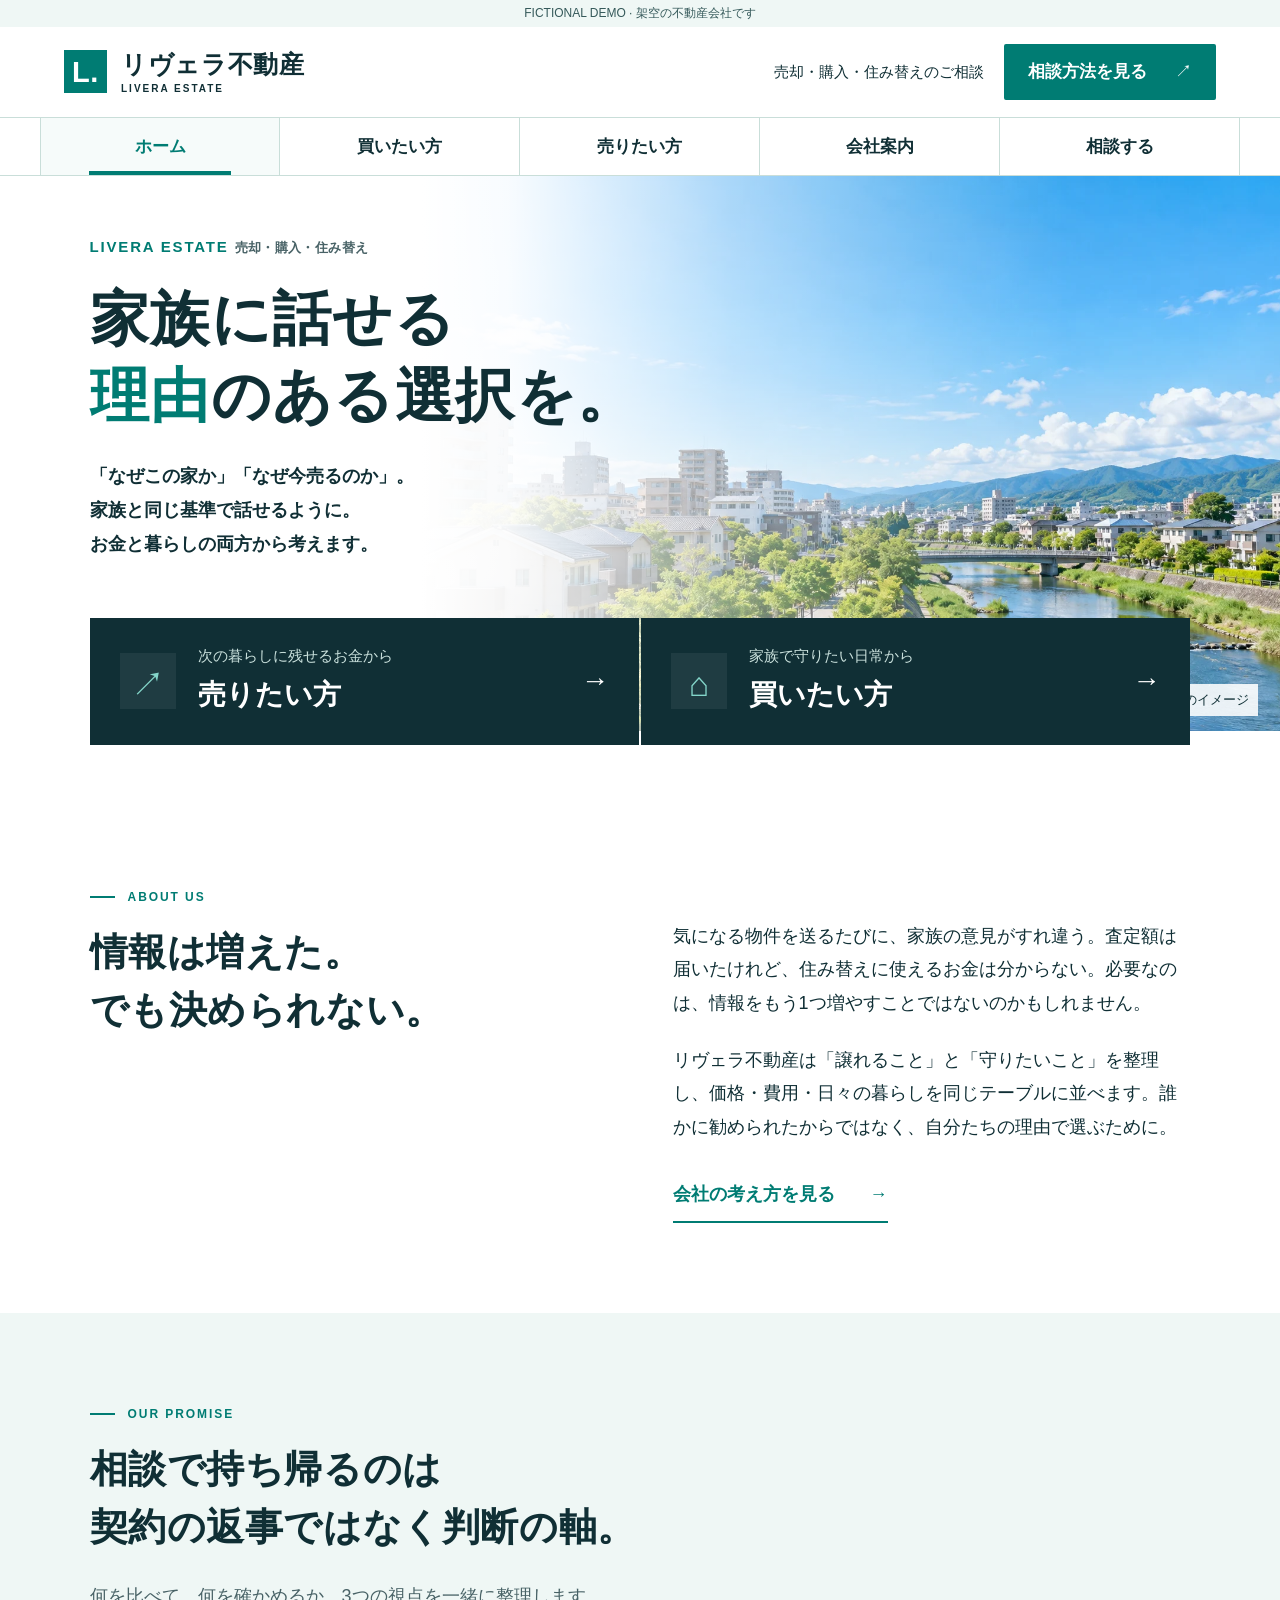
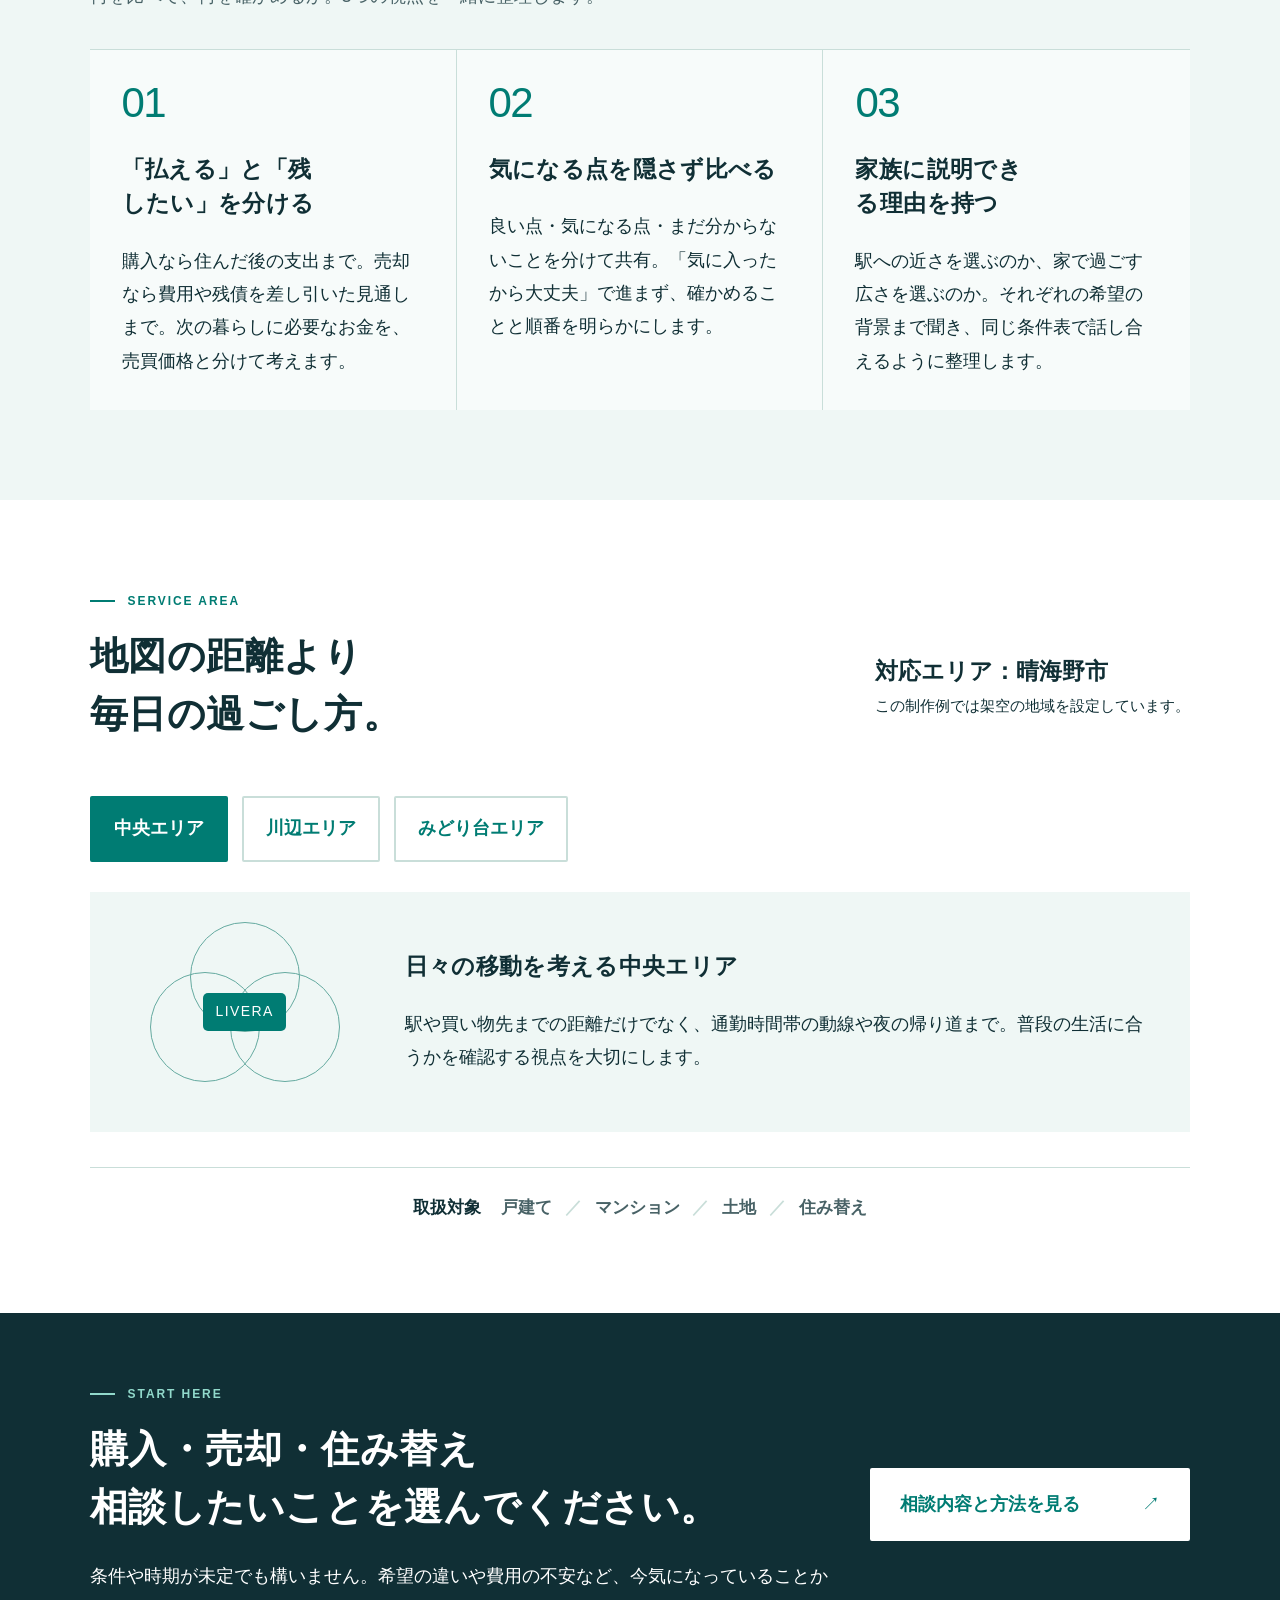
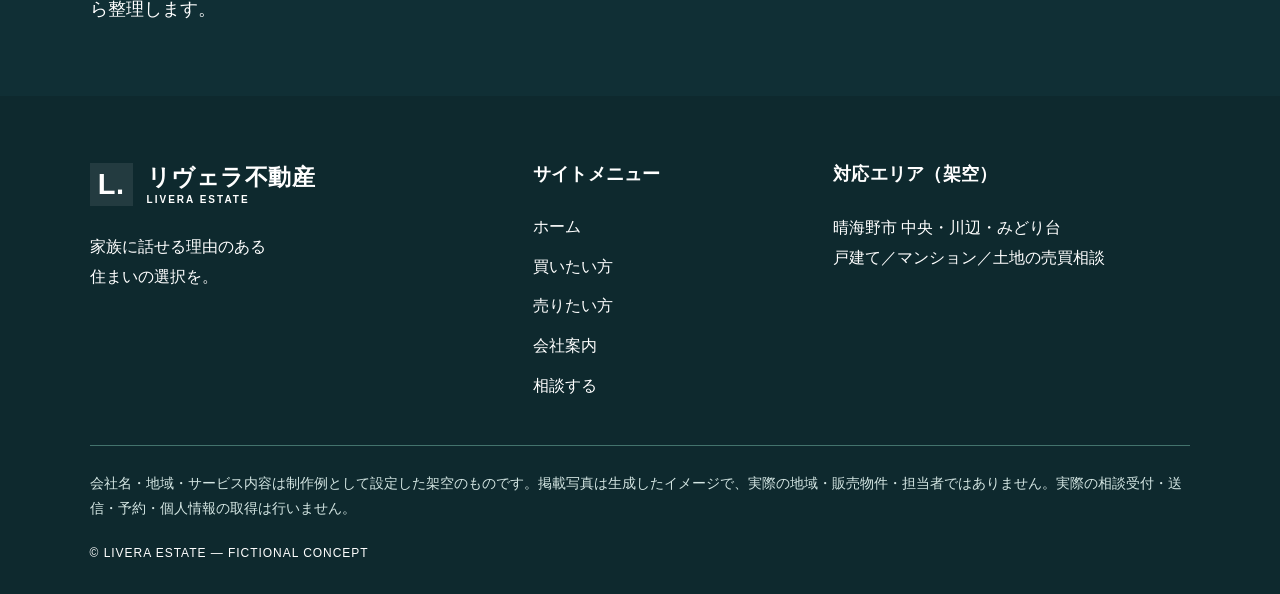
<file: index.html>
<!doctype html><html lang="ja"><head><meta charset="utf-8"><meta name="viewport" content="width=device-width,initial-scale=1"><meta name="description" content="架空の街・晴海野市の売買相談を想定した不動産会社のデモサイトです。"><title>晴海野市の不動産売買｜リヴェラ不動産</title><link rel="stylesheet" href="style.css?v=7"></head><body><div class="demo">FICTIONAL DEMO · 架空の不動産会社です</div><header><a class="brand" href="index.html"><span class="brand-mark" aria-hidden="true">L.</span><span>リヴェラ不動産<small>LIVERA ESTATE</small></span></a><div class="header-contact"><span>売却・購入・住み替えのご相談</span><a class="button compact" href="consult.html">相談方法を見る <b>↗</b></a></div><button class="menu" aria-expanded="false" aria-controls="nav">メニュー <b>＋</b></button></header><nav id="nav" aria-label="メインナビゲーション"><a href="index.html" aria-current="page">ホーム</a><a href="buy.html">買いたい方</a><a href="sell.html">売りたい方</a><a href="about.html">会社案内</a><a href="consult.html">相談する</a></nav><main><section class="hero"><div class="hero-image"><img src="assets/town.webp" alt="川沿いの道と住宅が広がる架空の街の生成イメージ" width="1672" height="940"><span class="image-caption">架空の街のイメージ</span></div><div class="hero-copy"><p class="region">LIVERA ESTATE <small>売却・購入・住み替え</small></p><h1><span>家族に話せる</span><span><span class="accent inline">理由</span>のある選択を。</span></h1><p>「なぜこの家か」「なぜ今売るのか」。<br>家族と同じ基準で話せるように。<br class="pc">お金と暮らしの両方から考えます。</p></div><div class="hero-paths"><a href="sell.html"><span class="path-icon" aria-hidden="true">↗</span><span><small>次の暮らしに残せるお金から</small><strong>売りたい方</strong></span><b>→</b></a><a href="buy.html"><span class="path-icon" aria-hidden="true">⌂</span><span><small>家族で守りたい日常から</small><strong>買いたい方</strong></span><b>→</b></a></div></section><section class="section intro"><div><p class="eyebrow">ABOUT US</p><h2><span>情報は増えた。</span><span>でも決められない。</span></h2></div><div><p>気になる物件を送るたびに、家族の意見がすれ違う。査定額は届いたけれど、住み替えに使えるお金は分からない。必要なのは、情報をもう1つ増やすことではないのかもしれません。</p><p>リヴェラ不動産は「譲れること」と「守りたいこと」を整理し、価格・費用・日々の暮らしを同じテーブルに並べます。誰かに勧められたからではなく、自分たちの理由で選ぶために。</p><a class="text-link" href="about.html">会社の考え方を見る <b>→</b></a></div></section><section class="section soft"><p class="eyebrow">OUR PROMISE</p><h2>相談で持ち帰るのは<br>契約の返事ではなく判断の軸。</h2><p class="lead">何を比べて、何を確かめるか。3つの視点を一緒に整理します。</p><div class="cards"><article><span class="num">01</span><h3>「払える」と「残したい」を分ける</h3><p>購入なら住んだ後の支出まで。売却なら費用や残債を差し引いた見通しまで。次の暮らしに必要なお金を、売買価格と分けて考えます。</p></article><article><span class="num">02</span><h3>気になる点を隠さず比べる</h3><p>良い点・気になる点・まだ分からないことを分けて共有。「気に入ったから大丈夫」で進まず、確かめることと順番を明らかにします。</p></article><article><span class="num">03</span><h3>家族に説明できる理由を持つ</h3><p>駅への近さを選ぶのか、家で過ごす広さを選ぶのか。それぞれの希望の背景まで聞き、同じ条件表で話し合えるように整理します。</p></article></div></section><section class="section area"><p class="eyebrow">SERVICE AREA</p><div class="area-heading"><h2>地図の距離より<br>毎日の過ごし方。</h2><p>対応エリア：晴海野市<br><small>この制作例では架空の地域を設定しています。</small></p></div><div class="area-tabs" role="group" aria-label="エリアの特徴"><button data-area="central" aria-pressed="true">中央エリア</button><button data-area="river" aria-pressed="false">川辺エリア</button><button data-area="green" aria-pressed="false">みどり台エリア</button></div><div class="area-detail" aria-live="polite"><div class="area-art" aria-hidden="true"><i></i><i></i><i></i><span>LIVERA</span></div><div><h3 id="area-title">日々の移動を考える中央エリア</h3><p id="area-text">駅や買い物先までの距離だけでなく、通勤時間帯の動線や夜の帰り道まで。普段の生活に合うかを確認する視点を大切にします。</p></div></div><div class="services"><strong>取扱対象</strong><span>戸建て</span><span>マンション</span><span>土地</span><span>住み替え</span></div></section><section class="cta"><div><p class="eyebrow">START HERE</p><h2><span>購入・売却・住み替え</span><span>相談したいことを選んでください。</span></h2><p>条件や時期が未定でも構いません。希望の違いや費用の不安など、今気になっていることから整理します。</p></div><a class="button white" href="consult.html">相談内容と方法を見る <b>↗</b></a></section></main><footer><div class="footer-grid"><div><a class="brand" href="index.html"><span class="brand-mark" aria-hidden="true">L.</span><span>リヴェラ不動産<small>LIVERA ESTATE</small></span></a><p>家族に話せる理由のある<br>住まいの選択を。</p></div><div><h2>サイトメニュー</h2><a href="index.html" aria-current="page">ホーム</a><a href="buy.html">買いたい方</a><a href="sell.html">売りたい方</a><a href="about.html">会社案内</a><a href="consult.html">相談する</a></div><div><h2>対応エリア（架空）</h2><p>晴海野市 中央・川辺・みどり台<br>戸建て／マンション／土地の売買相談</p></div></div><p class="fine">会社名・地域・サービス内容は制作例として設定した架空のものです。掲載写真は生成したイメージで、実際の地域・販売物件・担当者ではありません。実際の相談受付・送信・予約・個人情報の取得は行いません。</p><p class="copyright">© LIVERA ESTATE — FICTIONAL CONCEPT</p></footer><a class="mobile-cta" href="consult.html">相談方法を見る <span>↗</span></a><script src="app.js?v=7"></script></body></html>
</file>
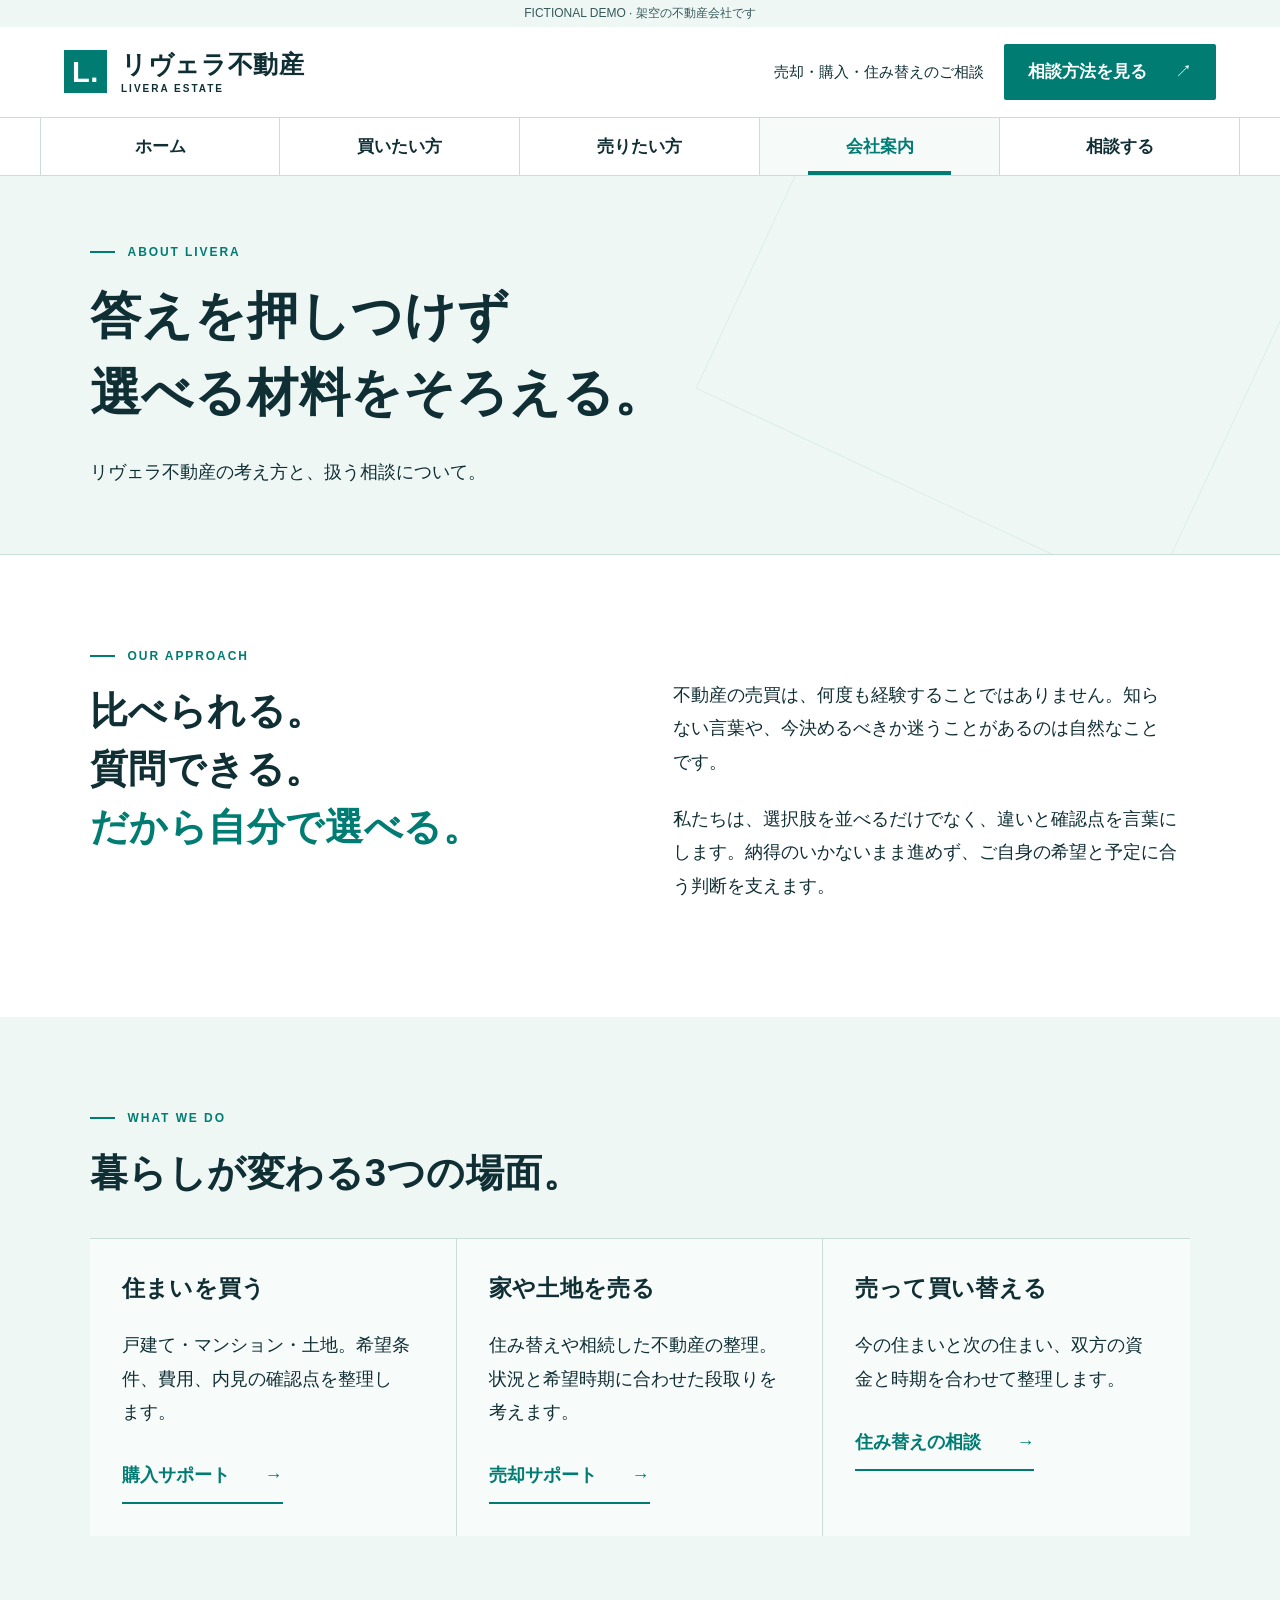
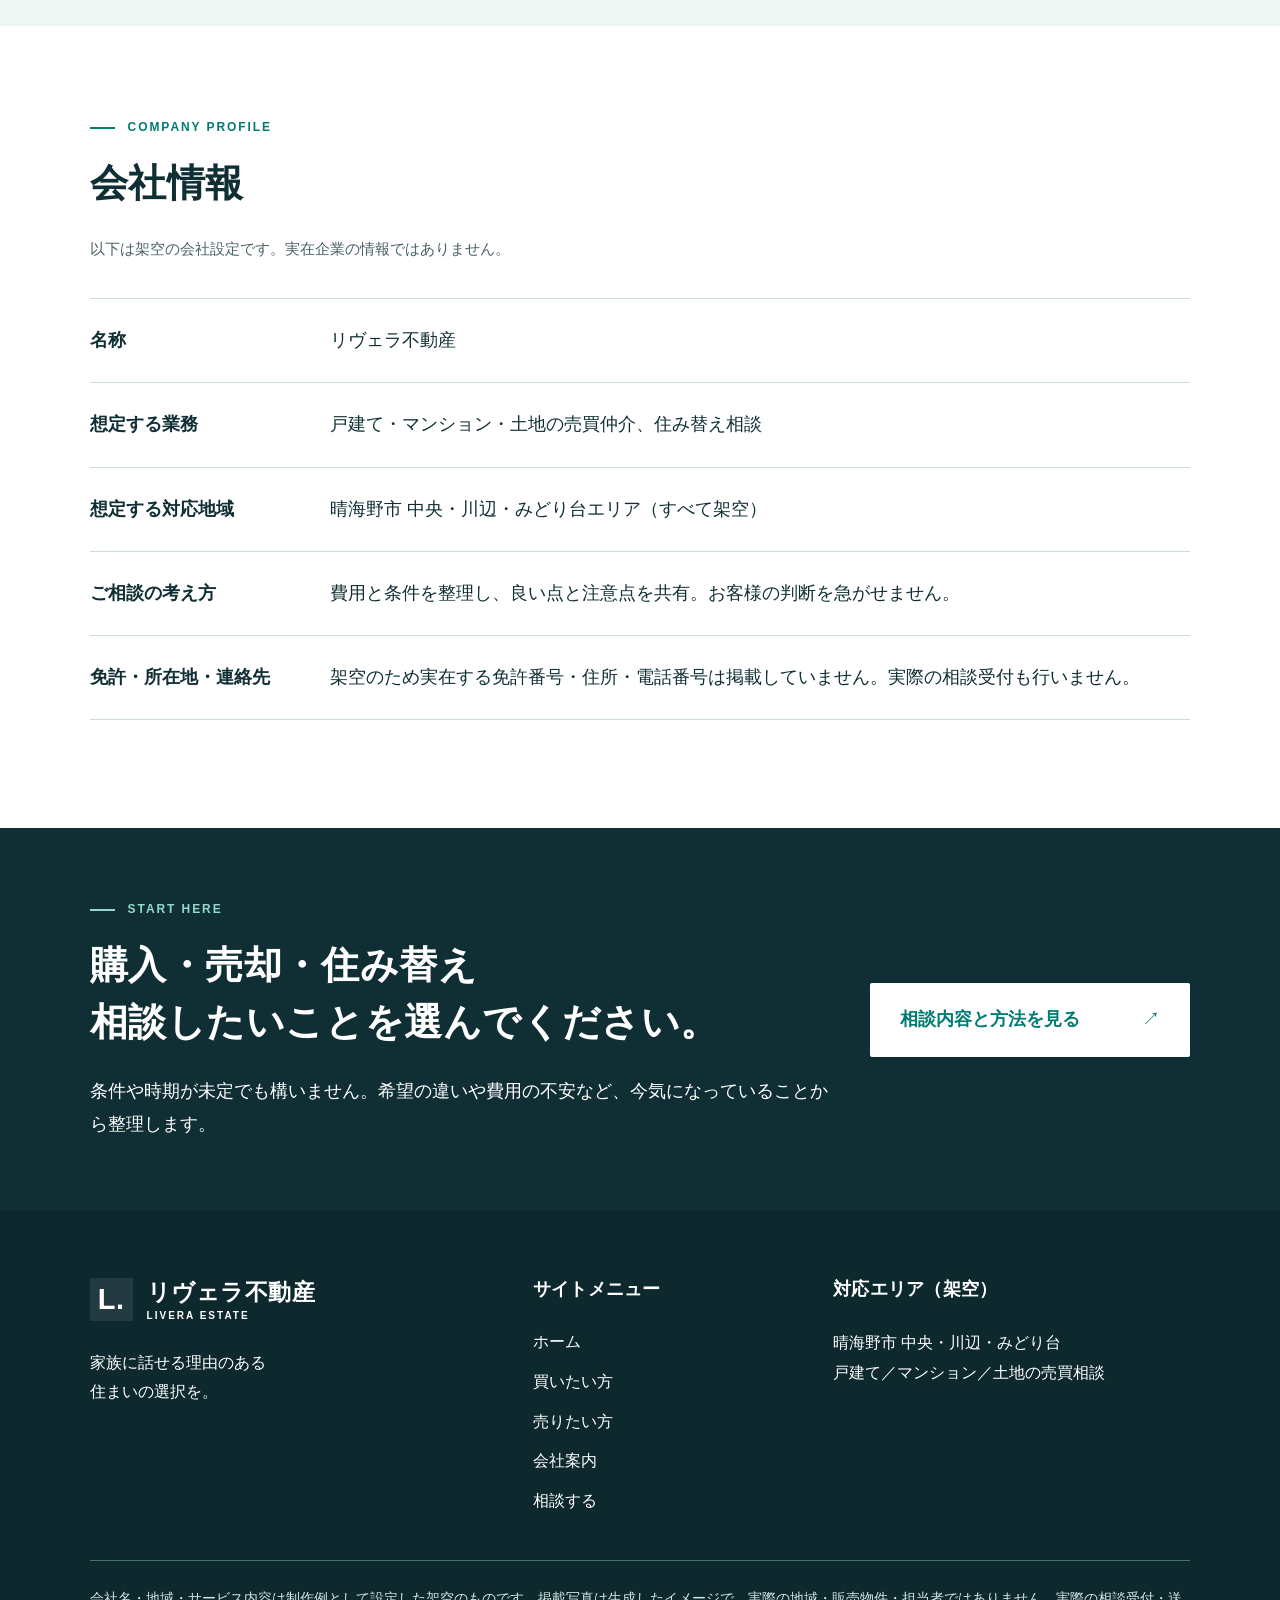
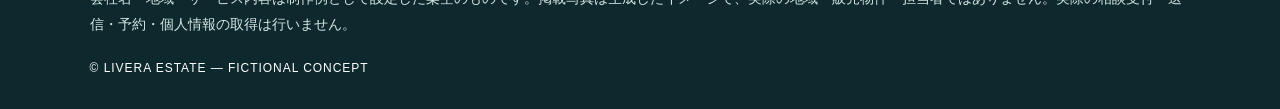
<file: about.html>
<!doctype html><html lang="ja"><head><meta charset="utf-8"><meta name="viewport" content="width=device-width,initial-scale=1"><meta name="description" content="架空の街・晴海野市の売買相談を想定した不動産会社のデモサイトです。"><title>会社案内｜リヴェラ不動産</title><link rel="stylesheet" href="style.css?v=7"></head><body><div class="demo">FICTIONAL DEMO · 架空の不動産会社です</div><header><a class="brand" href="index.html"><span class="brand-mark" aria-hidden="true">L.</span><span>リヴェラ不動産<small>LIVERA ESTATE</small></span></a><div class="header-contact"><span>売却・購入・住み替えのご相談</span><a class="button compact" href="consult.html">相談方法を見る <b>↗</b></a></div><button class="menu" aria-expanded="false" aria-controls="nav">メニュー <b>＋</b></button></header><nav id="nav" aria-label="メインナビゲーション"><a href="index.html">ホーム</a><a href="buy.html">買いたい方</a><a href="sell.html">売りたい方</a><a href="about.html" aria-current="page">会社案内</a><a href="consult.html">相談する</a></nav><main><section class="pagehead"><p class="eyebrow">ABOUT LIVERA</p><h1><span>答えを押しつけず</span><span>選べる材料をそろえる。</span></h1><p>リヴェラ不動産の考え方と、扱う相談について。</p></section><section class="section intro"><div><p class="eyebrow">OUR APPROACH</p><h2>比べられる。<br>質問できる。<br><span class="accent">だから自分で選べる。</span></h2></div><div><p>不動産の売買は、何度も経験することではありません。知らない言葉や、今決めるべきか迷うことがあるのは自然なことです。</p><p>私たちは、選択肢を並べるだけでなく、違いと確認点を言葉にします。納得のいかないまま進めず、ご自身の希望と予定に合う判断を支えます。</p></div></section><section class="section soft"><p class="eyebrow">WHAT WE DO</p><h2>暮らしが変わる3つの場面。</h2><div class="cards"><article><h3>住まいを買う</h3><p>戸建て・マンション・土地。希望条件、費用、内見の確認点を整理します。</p><a class="text-link" href="buy.html">購入サポート <b>→</b></a></article><article><h3>家や土地を売る</h3><p>住み替えや相続した不動産の整理。状況と希望時期に合わせた段取りを考えます。</p><a class="text-link" href="sell.html">売却サポート <b>→</b></a></article><article><h3>売って買い替える</h3><p>今の住まいと次の住まい、双方の資金と時期を合わせて整理します。</p><a class="text-link" href="consult.html">住み替えの相談 <b>→</b></a></article></div></section><section class="section company"><p class="eyebrow">COMPANY PROFILE</p><h2>会社情報</h2><p class="note-label">以下は架空の会社設定です。実在企業の情報ではありません。</p><dl><div><dt>名称</dt><dd>リヴェラ不動産</dd></div><div><dt>想定する業務</dt><dd>戸建て・マンション・土地の売買仲介、住み替え相談</dd></div><div><dt>想定する対応地域</dt><dd>晴海野市 中央・川辺・みどり台エリア（すべて架空）</dd></div><div><dt>ご相談の考え方</dt><dd>費用と条件を整理し、良い点と注意点を共有。お客様の判断を急がせません。</dd></div><div><dt>免許・所在地・連絡先</dt><dd>架空のため実在する免許番号・住所・電話番号は掲載していません。実際の相談受付も行いません。</dd></div></dl></section><section class="cta"><div><p class="eyebrow">START HERE</p><h2><span>購入・売却・住み替え</span><span>相談したいことを選んでください。</span></h2><p>条件や時期が未定でも構いません。希望の違いや費用の不安など、今気になっていることから整理します。</p></div><a class="button white" href="consult.html">相談内容と方法を見る <b>↗</b></a></section></main><footer><div class="footer-grid"><div><a class="brand" href="index.html"><span class="brand-mark" aria-hidden="true">L.</span><span>リヴェラ不動産<small>LIVERA ESTATE</small></span></a><p>家族に話せる理由のある<br>住まいの選択を。</p></div><div><h2>サイトメニュー</h2><a href="index.html">ホーム</a><a href="buy.html">買いたい方</a><a href="sell.html">売りたい方</a><a href="about.html" aria-current="page">会社案内</a><a href="consult.html">相談する</a></div><div><h2>対応エリア（架空）</h2><p>晴海野市 中央・川辺・みどり台<br>戸建て／マンション／土地の売買相談</p></div></div><p class="fine">会社名・地域・サービス内容は制作例として設定した架空のものです。掲載写真は生成したイメージで、実際の地域・販売物件・担当者ではありません。実際の相談受付・送信・予約・個人情報の取得は行いません。</p><p class="copyright">© LIVERA ESTATE — FICTIONAL CONCEPT</p></footer><a class="mobile-cta" href="consult.html">相談方法を見る <span>↗</span></a><script src="app.js?v=7"></script></body></html>
</file>
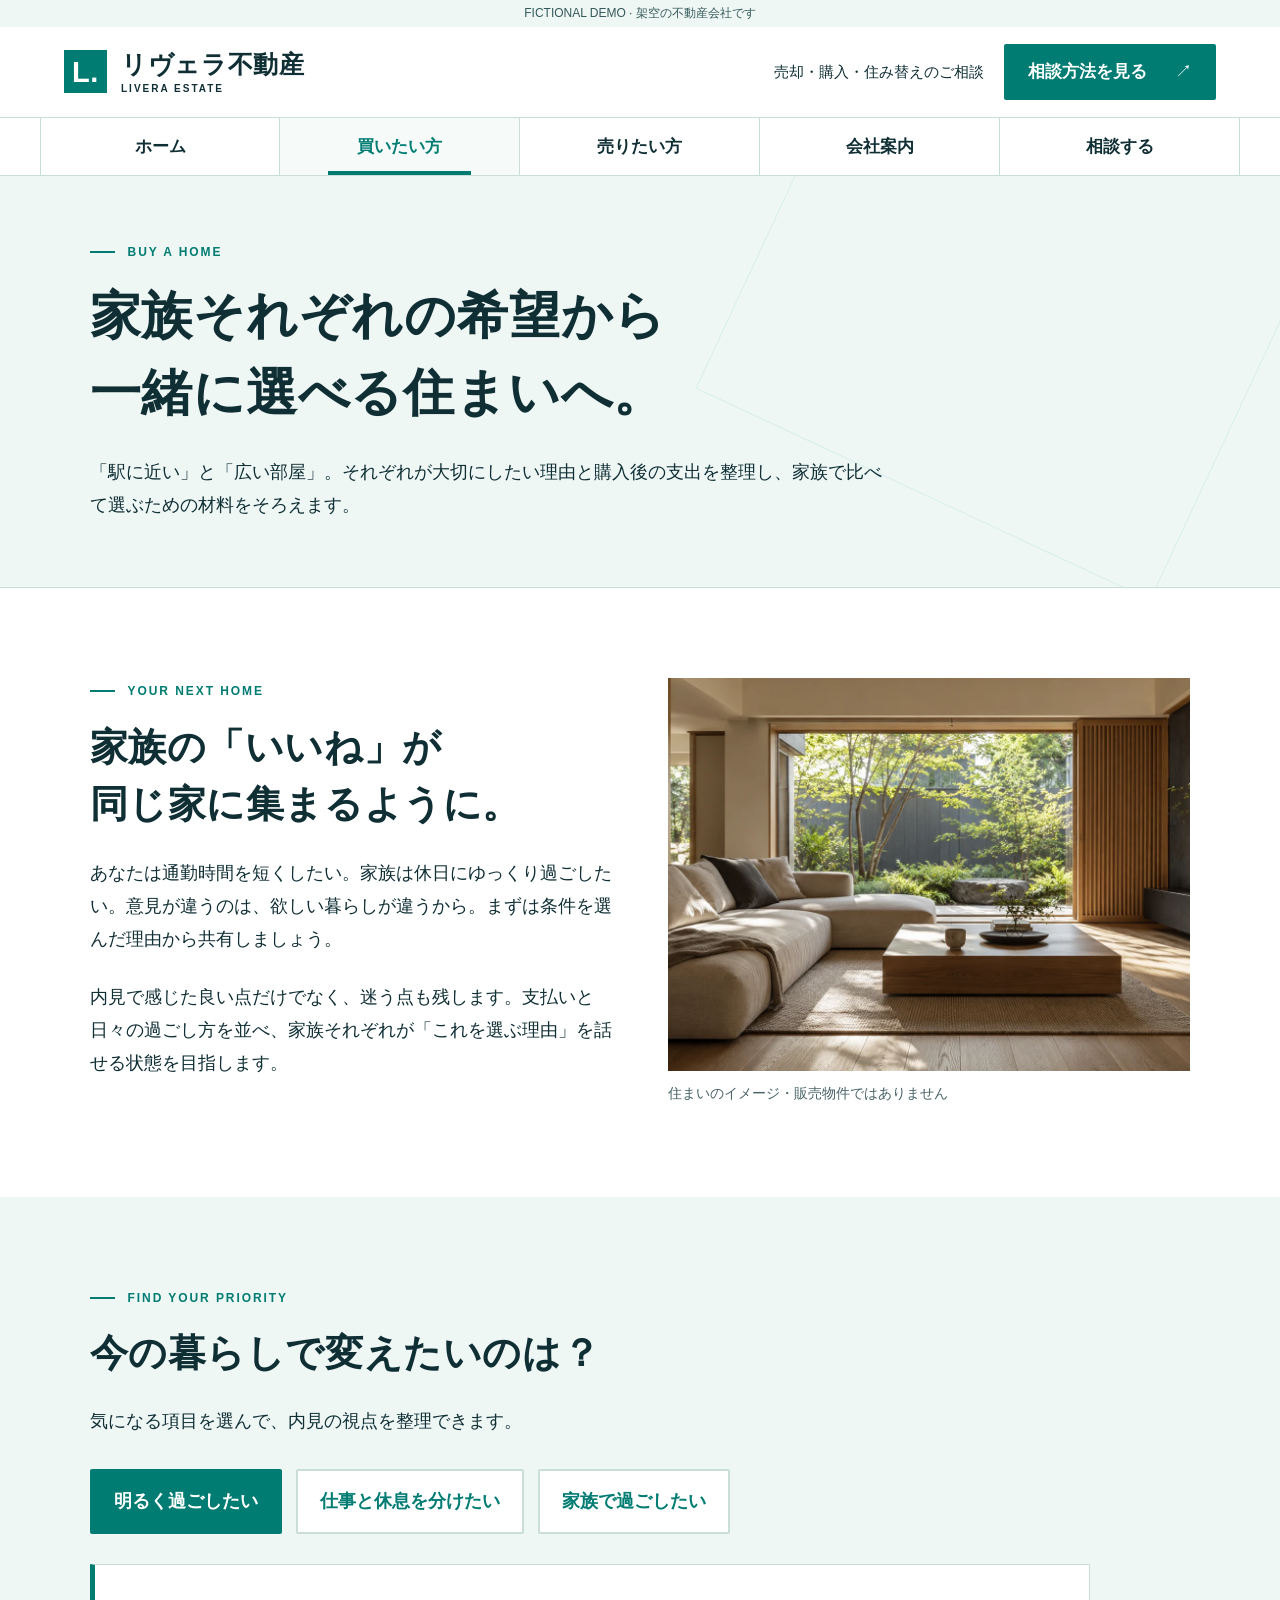
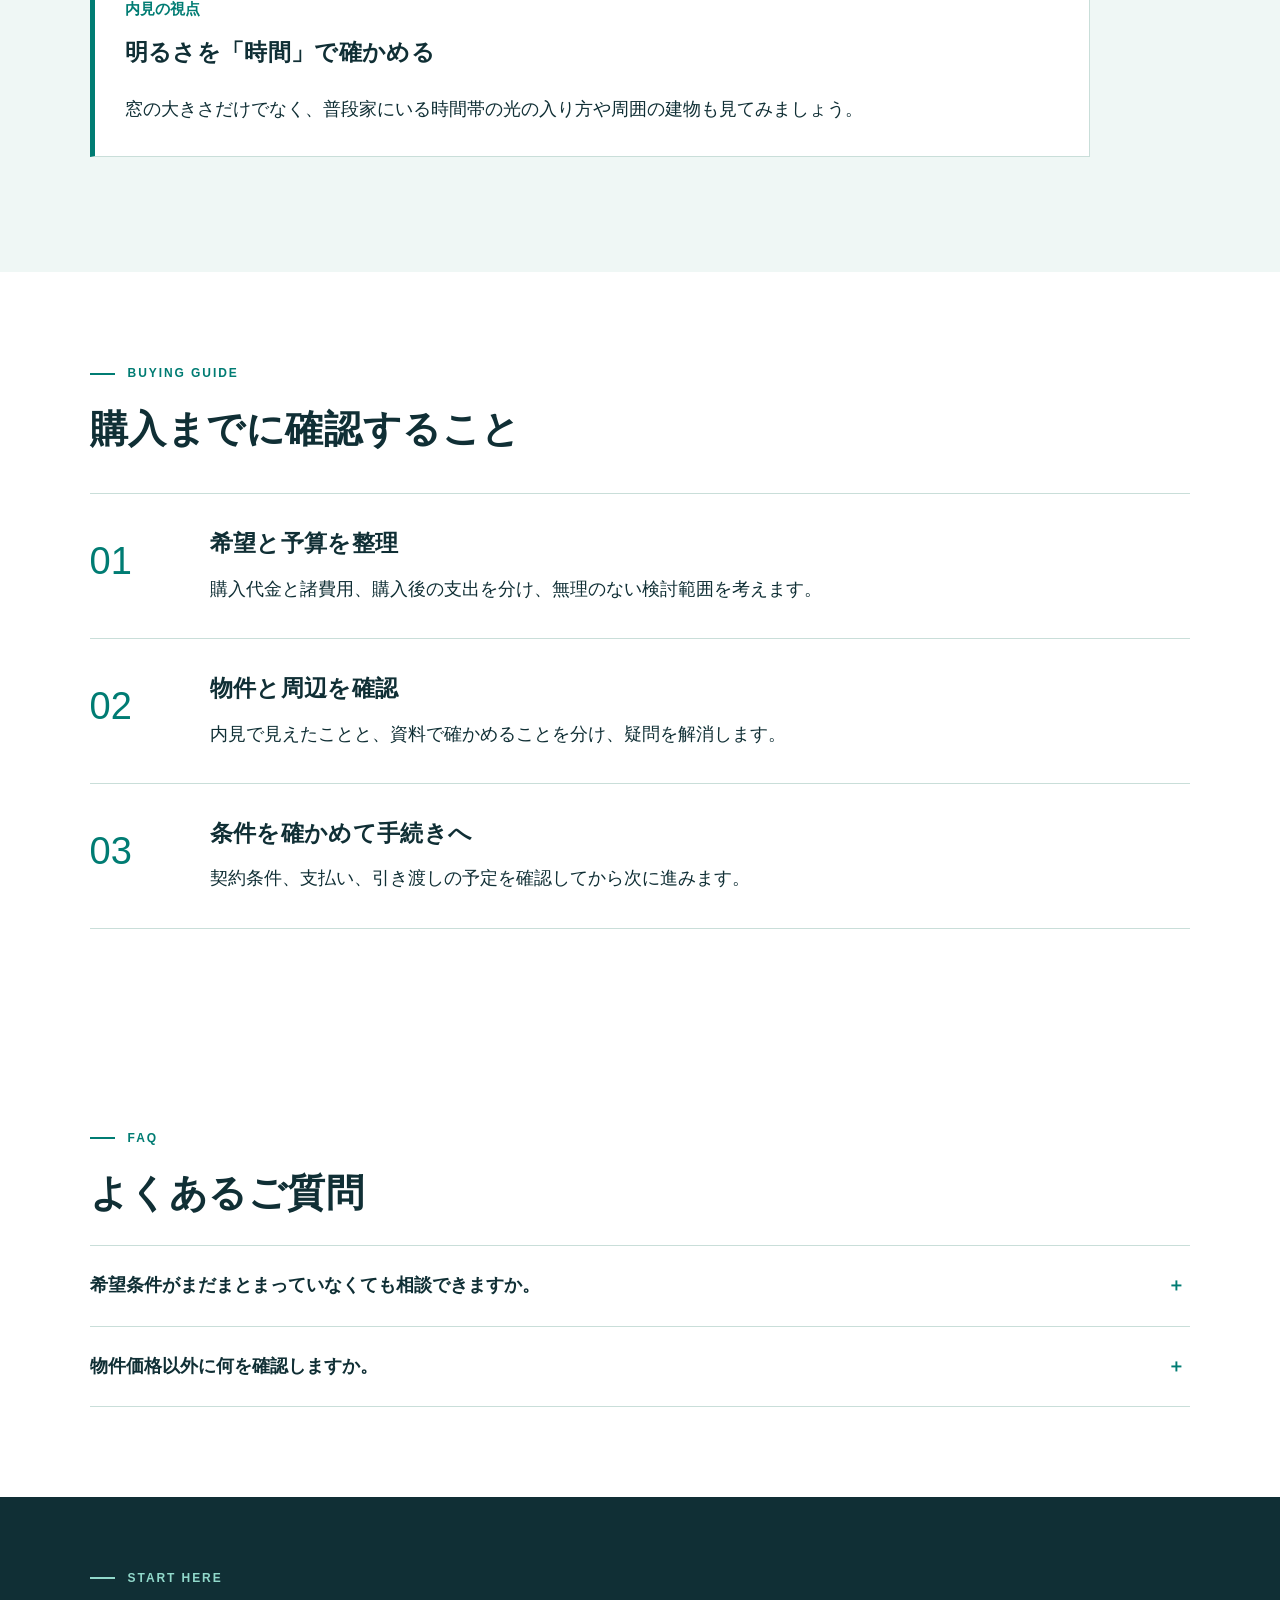
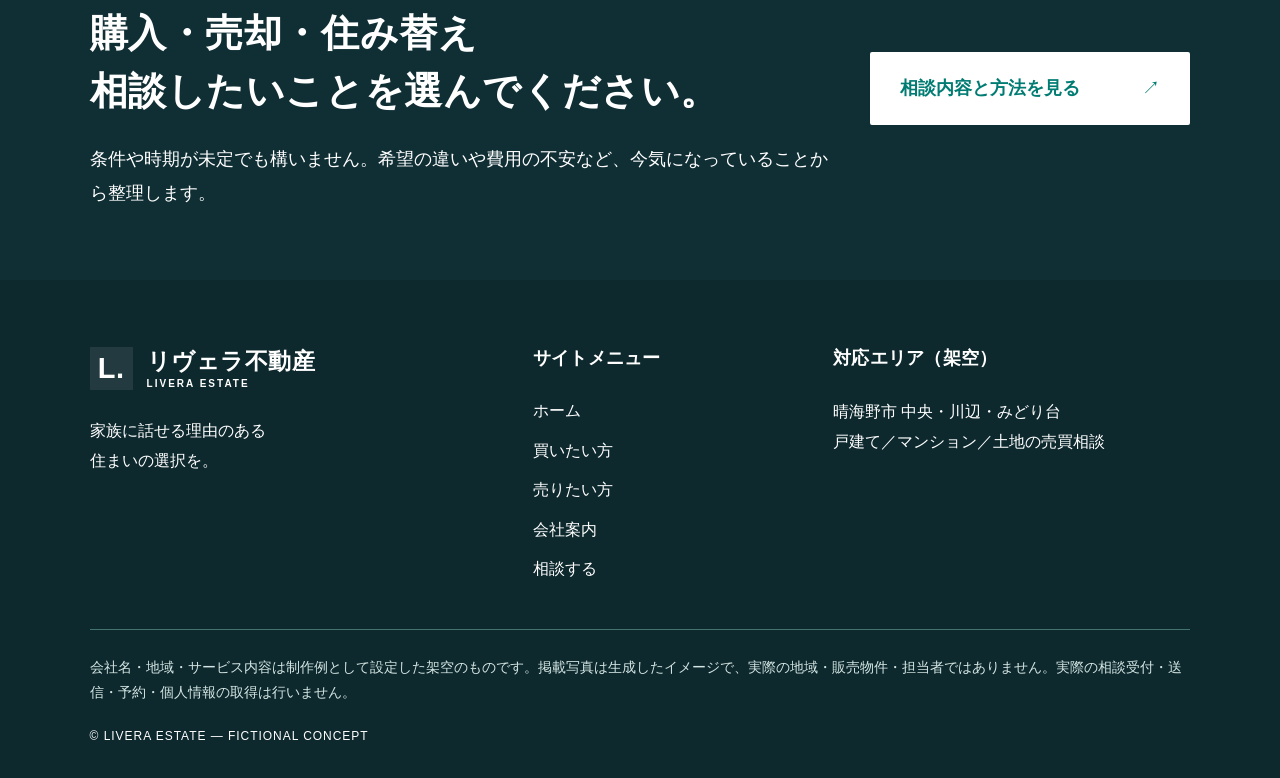
<file: buy.html>
<!doctype html><html lang="ja"><head><meta charset="utf-8"><meta name="viewport" content="width=device-width,initial-scale=1"><meta name="description" content="架空の街・晴海野市の売買相談を想定した不動産会社のデモサイトです。"><title>住まいを買う｜リヴェラ不動産</title><link rel="stylesheet" href="style.css?v=7"></head><body><div class="demo">FICTIONAL DEMO · 架空の不動産会社です</div><header><a class="brand" href="index.html"><span class="brand-mark" aria-hidden="true">L.</span><span>リヴェラ不動産<small>LIVERA ESTATE</small></span></a><div class="header-contact"><span>売却・購入・住み替えのご相談</span><a class="button compact" href="consult.html">相談方法を見る <b>↗</b></a></div><button class="menu" aria-expanded="false" aria-controls="nav">メニュー <b>＋</b></button></header><nav id="nav" aria-label="メインナビゲーション"><a href="index.html">ホーム</a><a href="buy.html" aria-current="page">買いたい方</a><a href="sell.html">売りたい方</a><a href="about.html">会社案内</a><a href="consult.html">相談する</a></nav><main><section class="pagehead"><p class="eyebrow">BUY A HOME</p><h1><span>家族それぞれの希望から</span><span>一緒に選べる住まいへ。</span></h1><p>「駅に近い」と「広い部屋」。それぞれが大切にしたい理由と購入後の支出を整理し、家族で比べて選ぶための材料をそろえます。</p></section><section class="section split"><div><p class="eyebrow">YOUR NEXT HOME</p><h2>家族の「いいね」が<br>同じ家に集まるように。</h2><p>あなたは通勤時間を短くしたい。家族は休日にゆっくり過ごしたい。意見が違うのは、欲しい暮らしが違うから。まずは条件を選んだ理由から共有しましょう。</p><p>内見で感じた良い点だけでなく、迷う点も残します。支払いと日々の過ごし方を並べ、家族それぞれが「これを選ぶ理由」を話せる状態を目指します。</p></div><figure><img src="assets/living.webp" alt="自然光が差し込むリビングの生成イメージ" width="1600" loading="lazy"><figcaption>住まいのイメージ・販売物件ではありません</figcaption></figure></section><section class="section soft chooser"><p class="eyebrow">FIND YOUR PRIORITY</p><h2>今の暮らしで変えたいのは？</h2><p>気になる項目を選んで、内見の視点を整理できます。</p><div class="choices"><button data-priority="light" aria-pressed="true">明るく過ごしたい</button><button data-priority="work" aria-pressed="false">仕事と休息を分けたい</button><button data-priority="family" aria-pressed="false">家族で過ごしたい</button></div><div class="answer" aria-live="polite"><span>内見の視点</span><h3 id="priority-title">明るさを「時間」で確かめる</h3><p id="priority-text">窓の大きさだけでなく、普段家にいる時間帯の光の入り方や周囲の建物も見てみましょう。</p></div></section><section class="section"><p class="eyebrow">BUYING GUIDE</p><h2>購入までに確認すること</h2><ol class="steps"><li><span>01</span><div><h3>希望と予算を整理</h3><p>購入代金と諸費用、購入後の支出を分け、無理のない検討範囲を考えます。</p></div></li><li><span>02</span><div><h3>物件と周辺を確認</h3><p>内見で見えたことと、資料で確かめることを分け、疑問を解消します。</p></div></li><li><span>03</span><div><h3>条件を確かめて手続きへ</h3><p>契約条件、支払い、引き渡しの予定を確認してから次に進みます。</p></div></li></ol></section><section class="section faq"><p class="eyebrow">FAQ</p><h2>よくあるご質問</h2><details><summary>希望条件がまだまとまっていなくても相談できますか。</summary><p>今のお住まいで変えたいことから整理します。「収納が足りない」「仕事に集中できる場所が欲しい」など、具体的な場面が出発点になります。</p></details><details><summary>物件価格以外に何を確認しますか。</summary><p>仲介手数料や登記などの諸費用、購入後の維持費、支払う時期などです。条件によって異なるため、個別に確認する項目を整理します。</p></details></section><section class="cta"><div><p class="eyebrow">START HERE</p><h2><span>購入・売却・住み替え</span><span>相談したいことを選んでください。</span></h2><p>条件や時期が未定でも構いません。希望の違いや費用の不安など、今気になっていることから整理します。</p></div><a class="button white" href="consult.html">相談内容と方法を見る <b>↗</b></a></section></main><footer><div class="footer-grid"><div><a class="brand" href="index.html"><span class="brand-mark" aria-hidden="true">L.</span><span>リヴェラ不動産<small>LIVERA ESTATE</small></span></a><p>家族に話せる理由のある<br>住まいの選択を。</p></div><div><h2>サイトメニュー</h2><a href="index.html">ホーム</a><a href="buy.html" aria-current="page">買いたい方</a><a href="sell.html">売りたい方</a><a href="about.html">会社案内</a><a href="consult.html">相談する</a></div><div><h2>対応エリア（架空）</h2><p>晴海野市 中央・川辺・みどり台<br>戸建て／マンション／土地の売買相談</p></div></div><p class="fine">会社名・地域・サービス内容は制作例として設定した架空のものです。掲載写真は生成したイメージで、実際の地域・販売物件・担当者ではありません。実際の相談受付・送信・予約・個人情報の取得は行いません。</p><p class="copyright">© LIVERA ESTATE — FICTIONAL CONCEPT</p></footer><a class="mobile-cta" href="consult.html">相談方法を見る <span>↗</span></a><script src="app.js?v=7"></script></body></html>
</file>
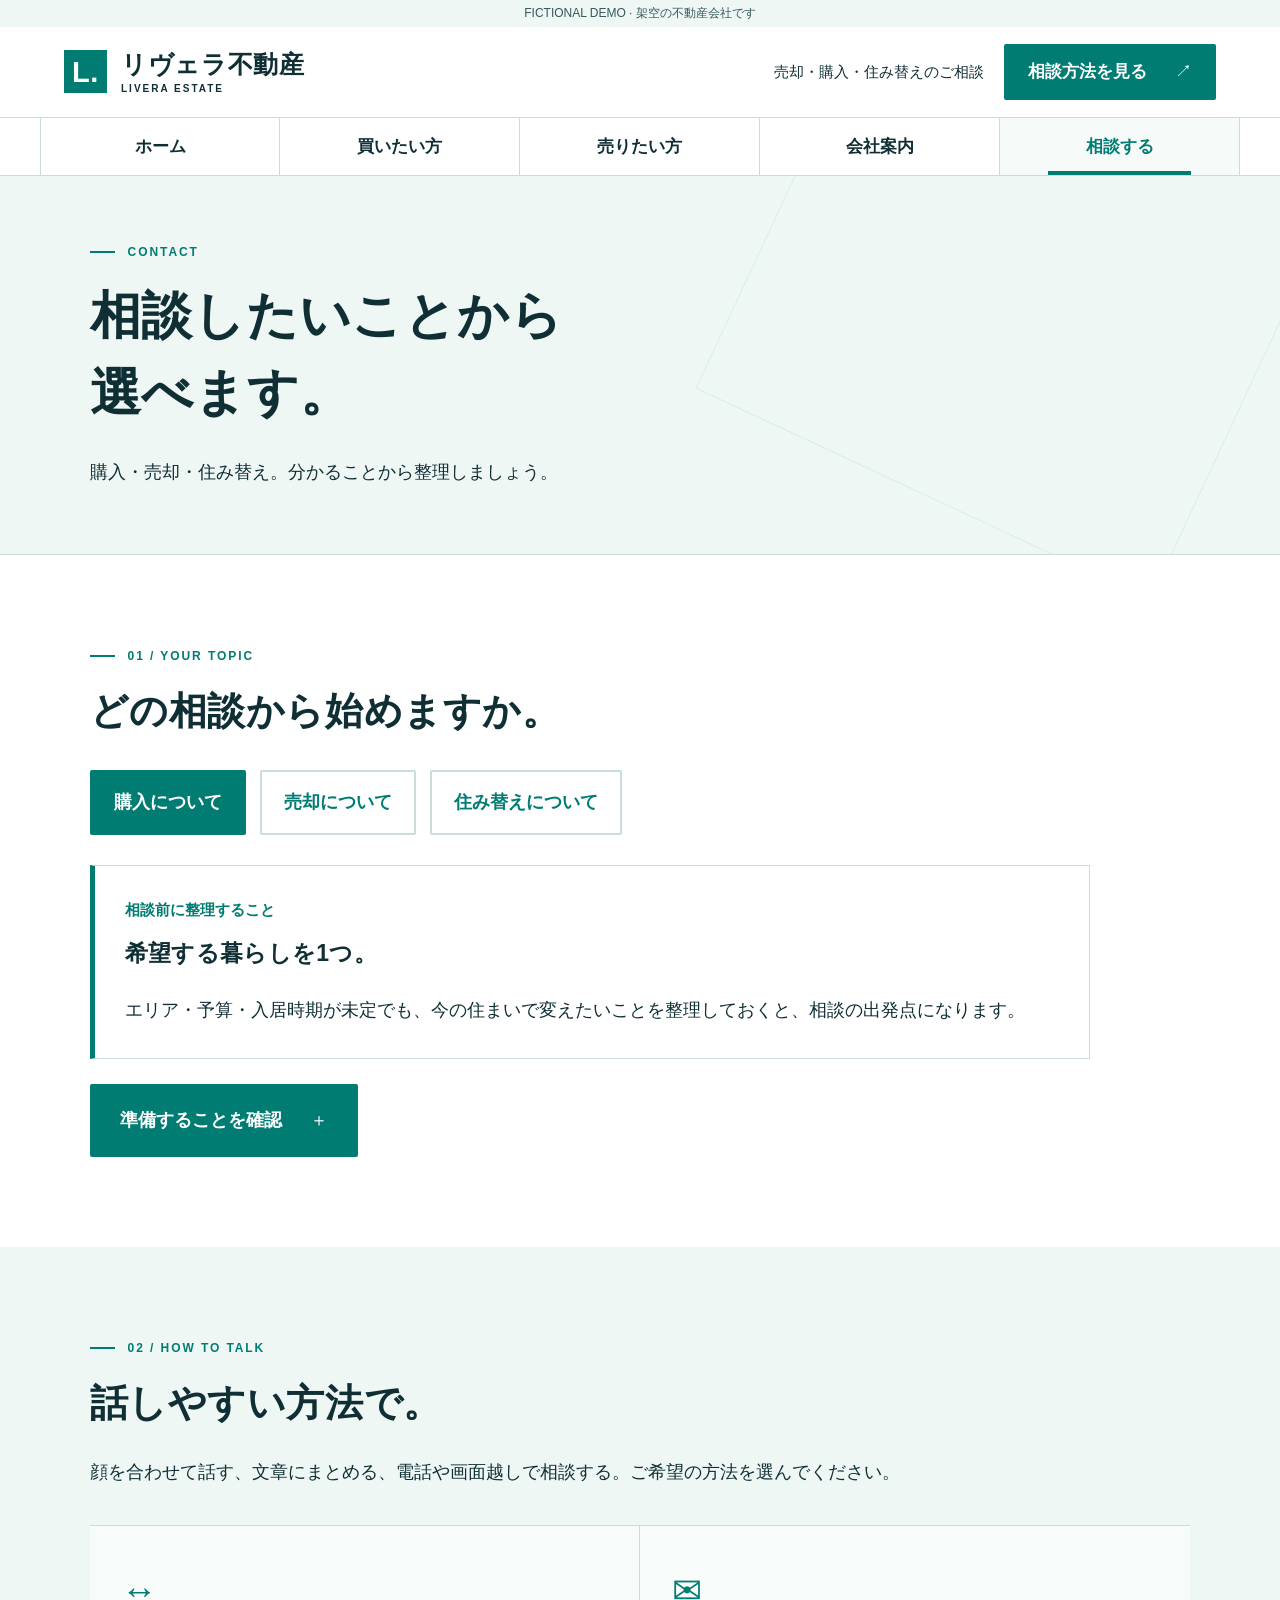
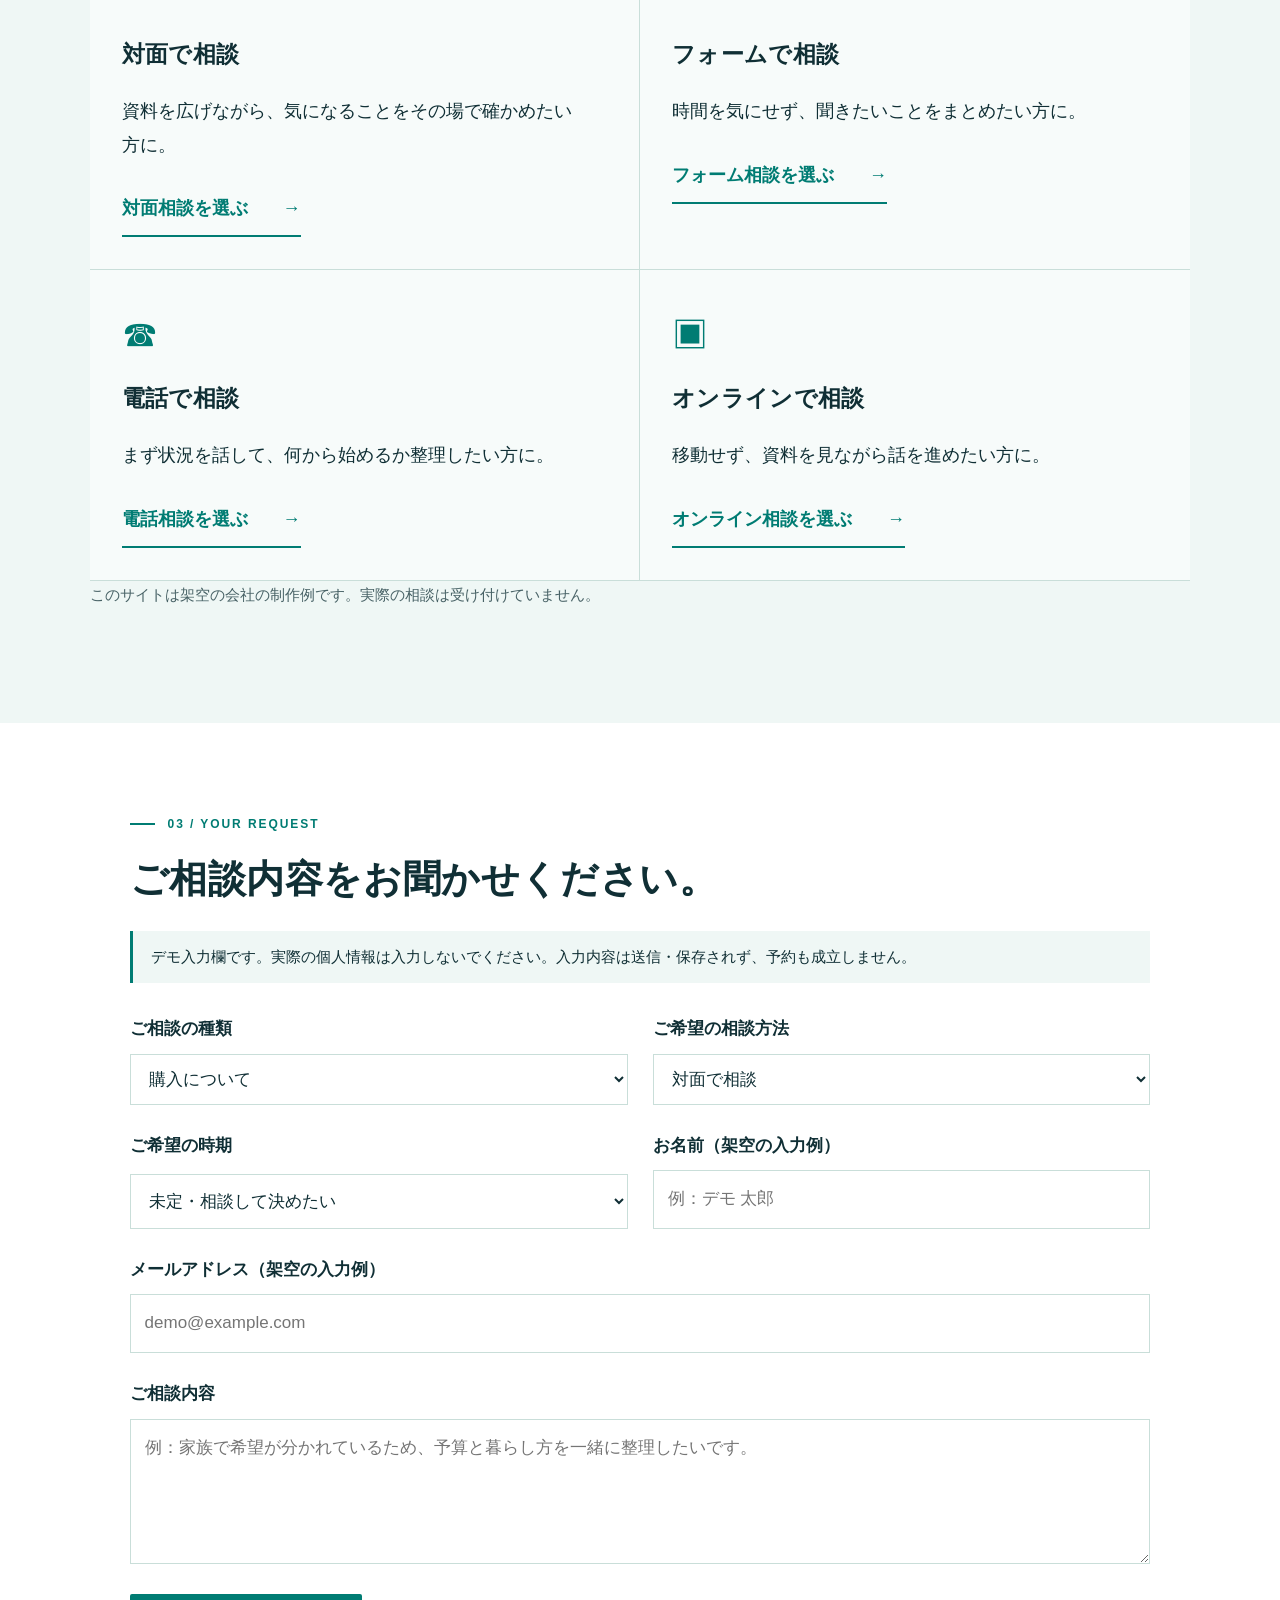
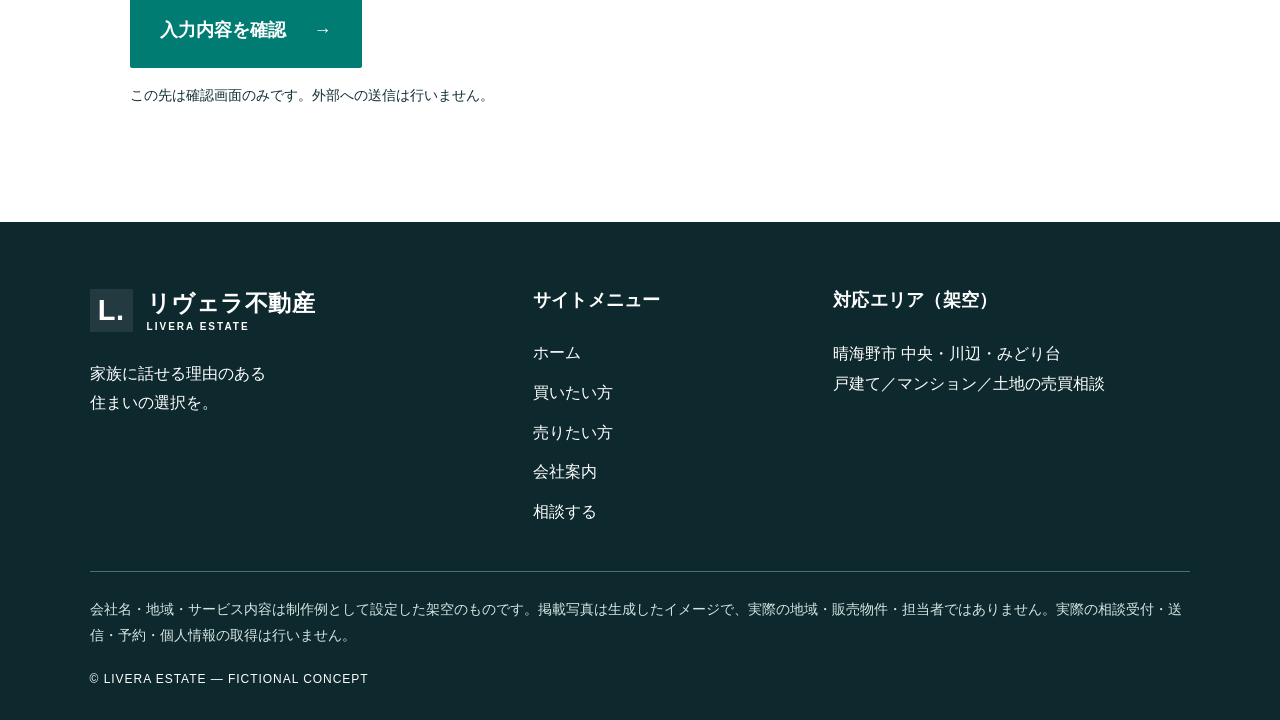
<file: consult.html>
<!doctype html><html lang="ja"><head><meta charset="utf-8"><meta name="viewport" content="width=device-width,initial-scale=1"><meta name="description" content="架空の街・晴海野市の売買相談を想定した不動産会社のデモサイトです。"><title>相談方法｜リヴェラ不動産</title><link rel="stylesheet" href="style.css?v=7"></head><body><div class="demo">FICTIONAL DEMO · 架空の不動産会社です</div><header><a class="brand" href="index.html"><span class="brand-mark" aria-hidden="true">L.</span><span>リヴェラ不動産<small>LIVERA ESTATE</small></span></a><div class="header-contact"><span>売却・購入・住み替えのご相談</span><a class="button compact" href="consult.html">相談方法を見る <b>↗</b></a></div><button class="menu" aria-expanded="false" aria-controls="nav">メニュー <b>＋</b></button></header><nav id="nav" aria-label="メインナビゲーション"><a href="index.html">ホーム</a><a href="buy.html">買いたい方</a><a href="sell.html">売りたい方</a><a href="about.html">会社案内</a><a href="consult.html" aria-current="page">相談する</a></nav><main><section class="pagehead"><p class="eyebrow">CONTACT</p><h1><span>相談したいことから</span><span>選べます。</span></h1><p>購入・売却・住み替え。分かることから整理しましょう。</p></section><section class="section chooser"><p class="eyebrow">01 / YOUR TOPIC</p><h2>どの相談から始めますか。</h2><div class="choices"><button data-topic="buy" aria-pressed="true">購入について</button><button data-topic="sell" aria-pressed="false">売却について</button><button data-topic="both" aria-pressed="false">住み替えについて</button></div><div class="answer" aria-live="polite"><span>相談前に整理すること</span><h3 id="topic-title">希望する暮らしを1つ。</h3><p id="topic-text">エリア・予算・入居時期が未定でも、今の住まいで変えたいことを整理しておくと、相談の出発点になります。</p></div><button id="check" class="button" aria-expanded="false" aria-controls="checklist">準備することを確認 <b>＋</b></button><div id="checklist" hidden><h3>分かる範囲で十分です。</h3><ul><li>今の状況と、気になっていること</li><li>大切にしたい条件</li><li>希望する時期と、その理由</li></ul></div></section><section class="section soft"><p class="eyebrow">02 / HOW TO TALK</p><h2>話しやすい方法で。</h2><p>顔を合わせて話す、文章にまとめる、電話や画面越しで相談する。ご希望の方法を選んでください。</p><div class="cards contact-methods"><article><span class="method-icon" aria-hidden="true">↔</span><h3>対面で相談</h3><p>資料を広げながら、気になることをその場で確かめたい方に。</p><button class="text-link" data-method="visit">対面相談を選ぶ <b>→</b></button></article><article><span class="method-icon" aria-hidden="true">✉</span><h3>フォームで相談</h3><p>時間を気にせず、聞きたいことをまとめたい方に。</p><button class="text-link" data-method="form">フォーム相談を選ぶ <b>→</b></button></article><article><span class="method-icon" aria-hidden="true">☎</span><h3>電話で相談</h3><p>まず状況を話して、何から始めるか整理したい方に。</p><button class="text-link" data-method="phone">電話相談を選ぶ <b>→</b></button></article><article><span class="method-icon" aria-hidden="true">▣</span><h3>オンラインで相談</h3><p>移動せず、資料を見ながら話を進めたい方に。</p><button class="text-link" data-method="online">オンライン相談を選ぶ <b>→</b></button></article></div><div class="answer method-answer" id="method-answer" aria-live="polite" hidden><h3 id="method-title"></h3><p id="method-text"></p><p class="notice">架空デモのため、外部への送信・電話発信・実際の予約は行いません。</p></div><p class="notice">このサイトは架空の会社の制作例です。実際の相談は受け付けていません。</p></section><section class="section consultation-form" id="consultation"><p class="eyebrow">03 / YOUR REQUEST</p><h2>ご相談内容をお聞かせください。</h2><p class="demo-form-notice">デモ入力欄です。実際の個人情報は入力しないでください。入力内容は送信・保存されず、予約も成立しません。</p><form id="consult-form" onsubmit="return false"><div class="form-grid"><label>ご相談の種類<select id="form-topic" name="topic"><option value="buy">購入について</option><option value="sell">売却について</option><option value="both">住み替えについて</option></select></label><label>ご希望の相談方法<select id="form-method" name="method"><option value="visit">対面で相談</option><option value="form">フォームで相談</option><option value="phone">電話で相談</option><option value="online">オンラインで相談</option></select></label><label>ご希望の時期<select name="timing"><option>未定・相談して決めたい</option><option>1か月以内</option><option>3か月以内</option><option>半年以降</option></select></label><label>お名前（架空の入力例）<input name="demo-name" autocomplete="off" placeholder="例：デモ 太郎" maxlength="60"></label><label class="wide">メールアドレス（架空の入力例）<input name="demo-email" type="email" autocomplete="off" placeholder="demo@example.com" maxlength="100"></label><label class="wide">ご相談内容<textarea name="message" rows="4" maxlength="1000" placeholder="例：家族で希望が分かれているため、予算と暮らし方を一緒に整理したいです。"></textarea></label></div><button class="button" type="submit" disabled>入力内容を確認 <b>→</b></button><p class="form-footnote">この先は確認画面のみです。外部への送信は行いません。</p></form><div id="form-preview" class="form-preview" hidden tabindex="-1" aria-live="polite"><p class="eyebrow">CONFIRMATION PREVIEW</p><h3>ご相談内容の確認</h3><dl id="preview-content"></dl><p class="demo-form-notice">デモの確認画面です。問い合わせや予約は送信されていません。</p><button type="button" id="back-to-form" class="text-link">内容を編集する <b>←</b></button></div></section></main><footer><div class="footer-grid"><div><a class="brand" href="index.html"><span class="brand-mark" aria-hidden="true">L.</span><span>リヴェラ不動産<small>LIVERA ESTATE</small></span></a><p>家族に話せる理由のある<br>住まいの選択を。</p></div><div><h2>サイトメニュー</h2><a href="index.html">ホーム</a><a href="buy.html">買いたい方</a><a href="sell.html">売りたい方</a><a href="about.html">会社案内</a><a href="consult.html" aria-current="page">相談する</a></div><div><h2>対応エリア（架空）</h2><p>晴海野市 中央・川辺・みどり台<br>戸建て／マンション／土地の売買相談</p></div></div><p class="fine">会社名・地域・サービス内容は制作例として設定した架空のものです。掲載写真は生成したイメージで、実際の地域・販売物件・担当者ではありません。実際の相談受付・送信・予約・個人情報の取得は行いません。</p><p class="copyright">© LIVERA ESTATE — FICTIONAL CONCEPT</p></footer><a class="mobile-cta" href="consult.html">相談方法を見る <span>↗</span></a><script src="app.js?v=7"></script><script src="form-demo.js?v=6.1"></script></body></html>
</file>
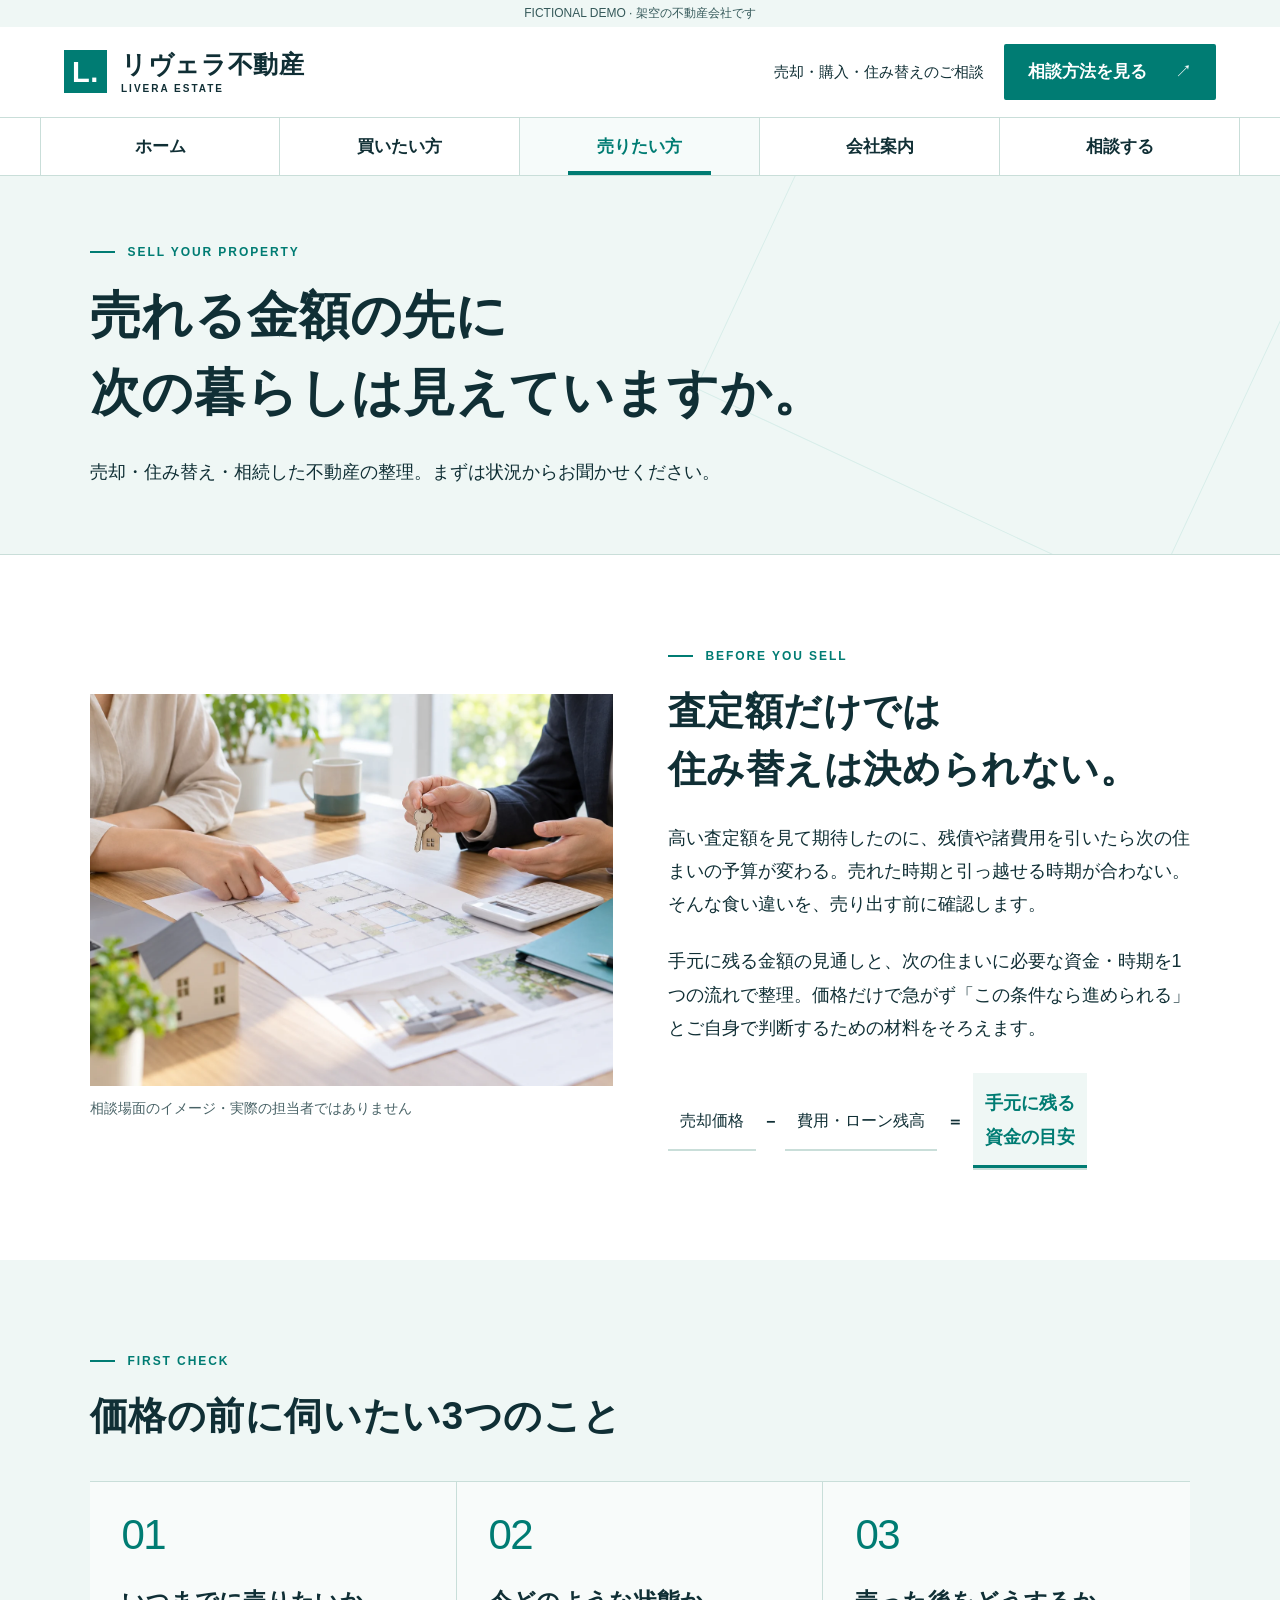
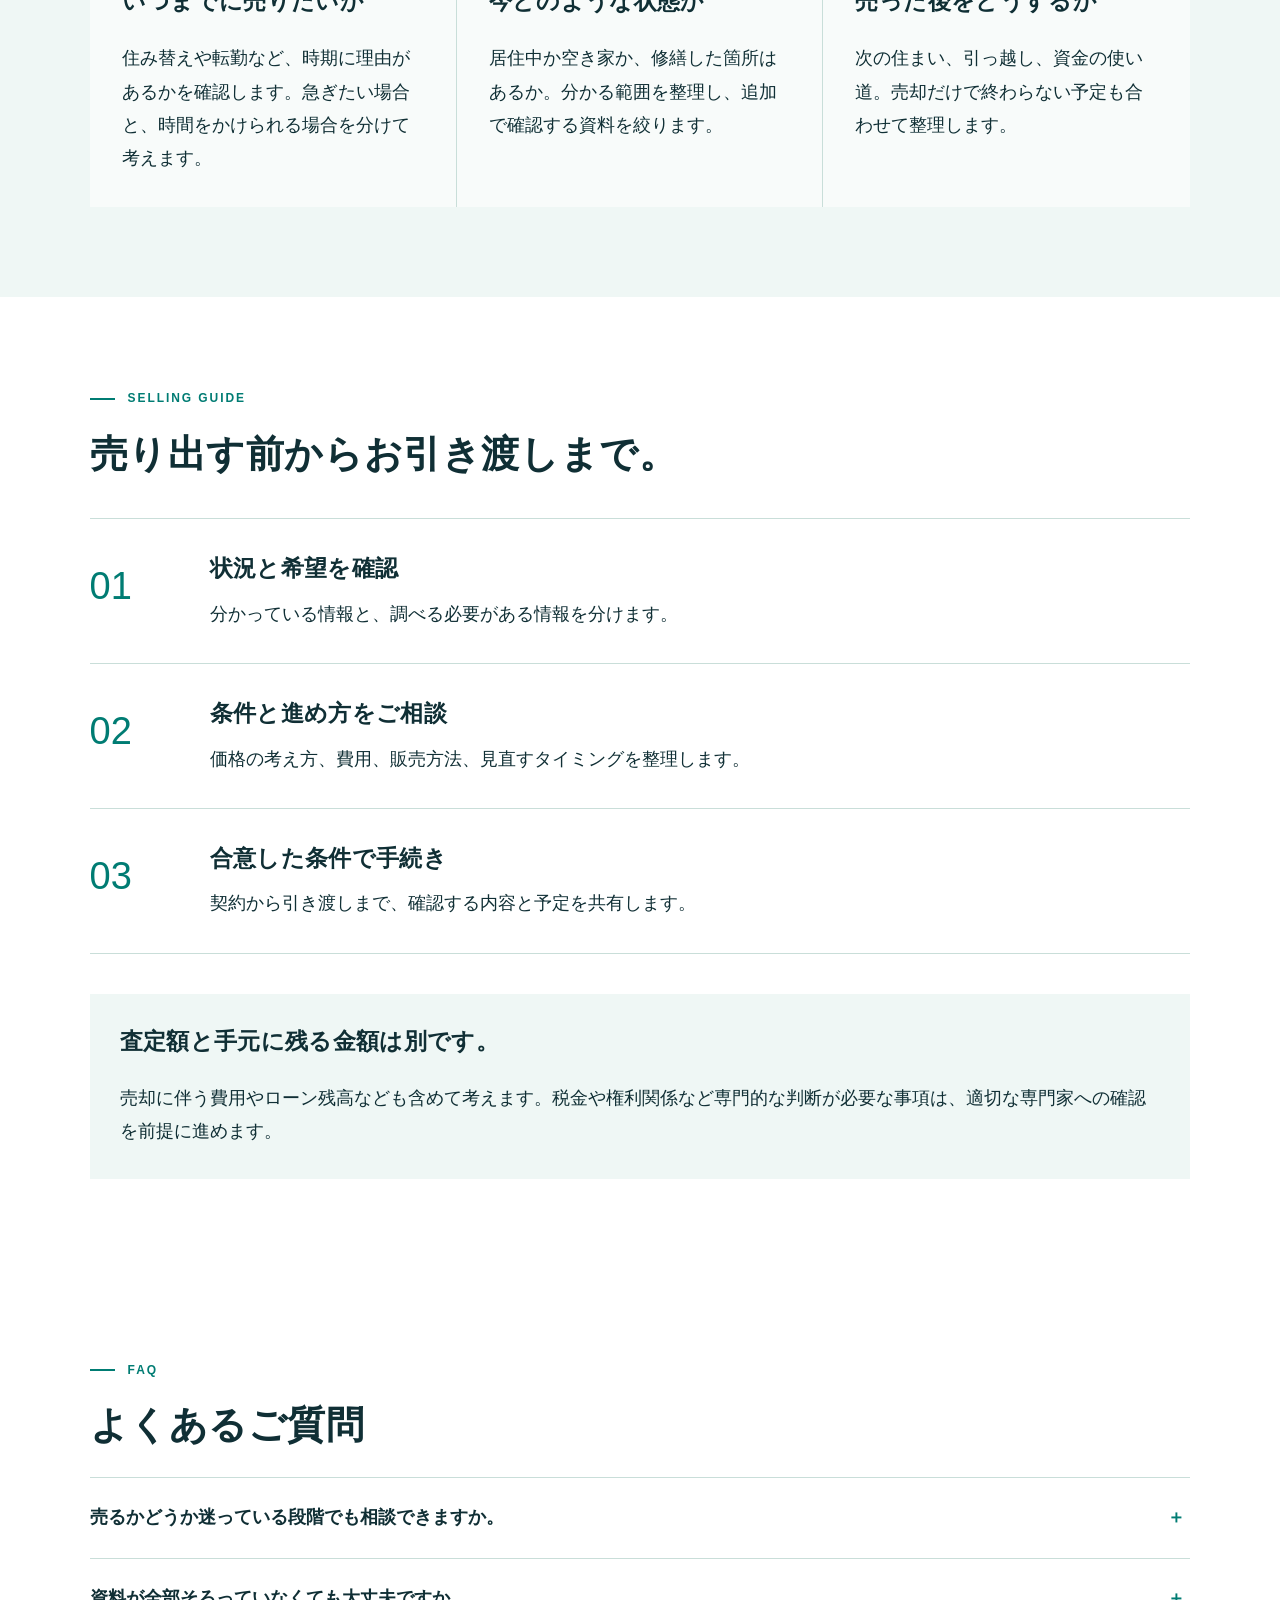
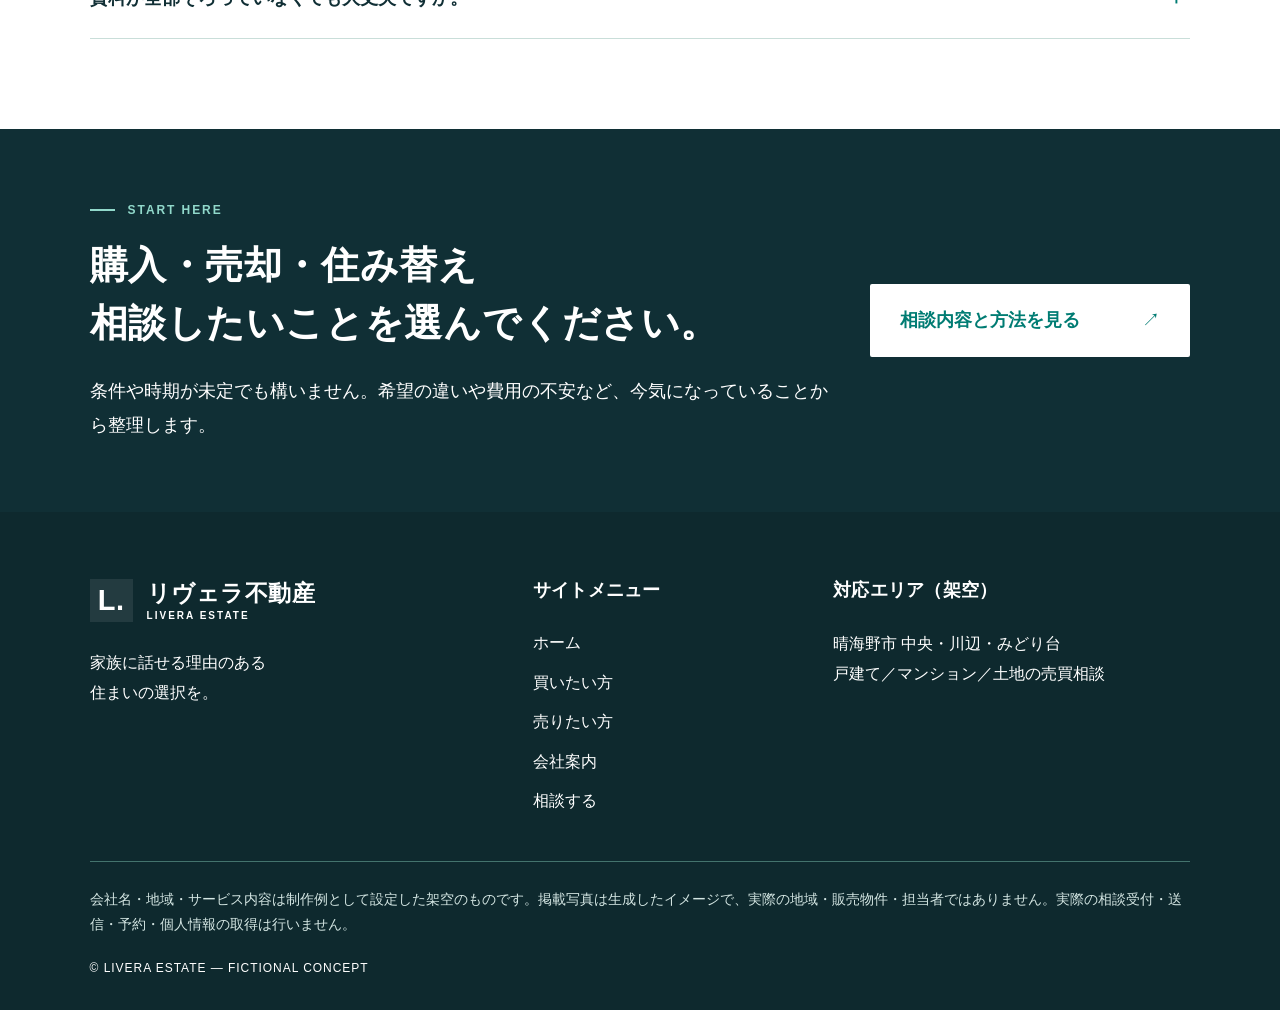
<file: sell.html>
<!doctype html><html lang="ja"><head><meta charset="utf-8"><meta name="viewport" content="width=device-width,initial-scale=1"><meta name="description" content="架空の街・晴海野市の売買相談を想定した不動産会社のデモサイトです。"><title>住まいを売る｜リヴェラ不動産</title><link rel="stylesheet" href="style.css?v=7"></head><body><div class="demo">FICTIONAL DEMO · 架空の不動産会社です</div><header><a class="brand" href="index.html"><span class="brand-mark" aria-hidden="true">L.</span><span>リヴェラ不動産<small>LIVERA ESTATE</small></span></a><div class="header-contact"><span>売却・購入・住み替えのご相談</span><a class="button compact" href="consult.html">相談方法を見る <b>↗</b></a></div><button class="menu" aria-expanded="false" aria-controls="nav">メニュー <b>＋</b></button></header><nav id="nav" aria-label="メインナビゲーション"><a href="index.html">ホーム</a><a href="buy.html">買いたい方</a><a href="sell.html" aria-current="page">売りたい方</a><a href="about.html">会社案内</a><a href="consult.html">相談する</a></nav><main><section class="pagehead"><p class="eyebrow">SELL YOUR PROPERTY</p><h1><span>売れる金額の先に</span><span>次の暮らしは見えていますか。</span></h1><p>売却・住み替え・相続した不動産の整理。まずは状況からお聞かせください。</p></section><section class="section split"><figure><img src="assets/sell.webp" alt="住まいの資料と鍵を前に相談する場面の生成イメージ" width="1536" loading="lazy"><figcaption>相談場面のイメージ・実際の担当者ではありません</figcaption></figure><div><p class="eyebrow">BEFORE YOU SELL</p><h2>査定額だけでは<br>住み替えは決められない。</h2><p>高い査定額を見て期待したのに、残債や諸費用を引いたら次の住まいの予算が変わる。売れた時期と引っ越せる時期が合わない。そんな食い違いを、売り出す前に確認します。</p><p>手元に残る金額の見通しと、次の住まいに必要な資金・時期を1つの流れで整理。価格だけで急がず「この条件なら進められる」とご自身で判断するための材料をそろえます。</p><div class="money-flow" aria-label="売却価格から費用と残債を差し引いて考える流れ"><span>売却価格</span><b aria-hidden="true">−</b><span>費用・ローン残高</span><b aria-hidden="true">＝</b><strong>手元に残る<br>資金の目安</strong></div></div></section><section class="section soft"><p class="eyebrow">FIRST CHECK</p><h2>価格の前に伺いたい3つのこと</h2><div class="cards"><article><span class="num">01</span><h3>いつまでに売りたいか</h3><p>住み替えや転勤など、時期に理由があるかを確認します。急ぎたい場合と、時間をかけられる場合を分けて考えます。</p></article><article><span class="num">02</span><h3>今どのような状態か</h3><p>居住中か空き家か、修繕した箇所はあるか。分かる範囲を整理し、追加で確認する資料を絞ります。</p></article><article><span class="num">03</span><h3>売った後をどうするか</h3><p>次の住まい、引っ越し、資金の使い道。売却だけで終わらない予定も合わせて整理します。</p></article></div></section><section class="section"><p class="eyebrow">SELLING GUIDE</p><h2>売り出す前からお引き渡しまで。</h2><ol class="steps"><li><span>01</span><div><h3>状況と希望を確認</h3><p>分かっている情報と、調べる必要がある情報を分けます。</p></div></li><li><span>02</span><div><h3>条件と進め方をご相談</h3><p>価格の考え方、費用、販売方法、見直すタイミングを整理します。</p></div></li><li><span>03</span><div><h3>合意した条件で手続き</h3><p>契約から引き渡しまで、確認する内容と予定を共有します。</p></div></li></ol><aside class="note"><h3>査定額と手元に残る金額は別です。</h3><p>売却に伴う費用やローン残高なども含めて考えます。税金や権利関係など専門的な判断が必要な事項は、適切な専門家への確認を前提に進めます。</p></aside></section><section class="section faq"><p class="eyebrow">FAQ</p><h2>よくあるご質問</h2><details><summary>売るかどうか迷っている段階でも相談できますか。</summary><p>売る場合と保有する場合で、何を確認する必要があるかを整理できます。ご事情や予定を伺い、判断材料をそろえるところから始めます。</p></details><details><summary>資料が全部そろっていなくても大丈夫ですか。</summary><p>まずは分かる内容を整理し、必要な資料を確認します。書類の不足や権利関係によって進め方が変わる場合があります。</p></details></section><section class="cta"><div><p class="eyebrow">START HERE</p><h2><span>購入・売却・住み替え</span><span>相談したいことを選んでください。</span></h2><p>条件や時期が未定でも構いません。希望の違いや費用の不安など、今気になっていることから整理します。</p></div><a class="button white" href="consult.html">相談内容と方法を見る <b>↗</b></a></section></main><footer><div class="footer-grid"><div><a class="brand" href="index.html"><span class="brand-mark" aria-hidden="true">L.</span><span>リヴェラ不動産<small>LIVERA ESTATE</small></span></a><p>家族に話せる理由のある<br>住まいの選択を。</p></div><div><h2>サイトメニュー</h2><a href="index.html">ホーム</a><a href="buy.html">買いたい方</a><a href="sell.html" aria-current="page">売りたい方</a><a href="about.html">会社案内</a><a href="consult.html">相談する</a></div><div><h2>対応エリア（架空）</h2><p>晴海野市 中央・川辺・みどり台<br>戸建て／マンション／土地の売買相談</p></div></div><p class="fine">会社名・地域・サービス内容は制作例として設定した架空のものです。掲載写真は生成したイメージで、実際の地域・販売物件・担当者ではありません。実際の相談受付・送信・予約・個人情報の取得は行いません。</p><p class="copyright">© LIVERA ESTATE — FICTIONAL CONCEPT</p></footer><a class="mobile-cta" href="consult.html">相談方法を見る <span>↗</span></a><script src="app.js?v=7"></script></body></html>
</file>
<file: style.css>
:root{--ink:#173c3e;--teal:#007d73;--teal-dark:#00645d;--soft:#edf8f6;--line:#c9e1dd;--muted:#496467}*{box-sizing:border-box}html{scroll-behavior:smooth}body{margin:0;background:#fff;color:var(--ink);font-family:'Noto Sans JP','Yu Gothic','Hiragino Kaku Gothic ProN',sans-serif;font-size:18px;line-height:1.85}a{color:inherit;text-decoration:none}button{font:inherit;cursor:pointer}img{max-width:100%;display:block}p{text-wrap:pretty;word-break:auto-phrase;margin:0 0 24px;line-break:strict;overflow-wrap:break-word}h1,h2,h3{font-weight:800;line-height:1.5;margin:0 0 24px;letter-spacing:.015em;text-wrap:balance;line-break:strict}h1 span,h2 span{display:block}h1 .inline{display:inline}h1{font-size:clamp(34px,4vw,58px)}h2{font-size:clamp(28px,3vw,42px)}h3{font-size:23px}small{font-size:15px}.accent{color:var(--teal)}.demo{font-size:14px;padding:7px 5%;text-align:center;background:var(--soft);color:#35595a}header{display:flex;align-items:center;justify-content:space-between;gap:24px;padding:25px 5%;border-bottom:1px solid var(--line)}.brand{display:inline-flex;align-items:center;gap:14px;font-size:29px;font-weight:800;line-height:1.4;white-space:nowrap}.brand small{display:block;font-size:10px;letter-spacing:.2em}.brand-mark{display:grid;place-items:center;background:var(--teal);color:#fff;border-radius:12px 12px 12px 0;font-size:37px;width:56px;height:56px;font-weight:900}.header-contact{display:flex;align-items:center;gap:20px}.header-contact>span{font-size:15px}.button{display:inline-flex;justify-content:space-between;align-items:center;gap:28px;padding:18px 28px;border:2px solid var(--teal);border-radius:7px;color:white;background:var(--teal);font-size:18px;font-weight:700;transition:background .2s,box-shadow .2s}.button b,.text-link b{font-weight:500;transition:transform .2s}.button:hover{background:var(--teal-dark);box-shadow:0 6px 18px #006b6720}.button:hover b,.text-link:hover b{transform:translateX(5px)}.button.compact{padding:10px 22px;font-size:17px}.button.white{color:var(--teal);background:white;border-color:white;min-width:260px}.menu{display:none}nav{display:flex;justify-content:center;border-bottom:1px solid var(--line);background:white}nav a{flex:1;max-width:240px;text-align:center;padding:18px 10px;border-right:1px solid var(--line);font-size:17px;font-weight:700;position:relative}nav a:first-child{border-left:1px solid var(--line)}nav a:after{position:absolute;content:'';left:20%;right:20%;bottom:0;height:4px;transform:scaleX(0);background:var(--teal);transition:transform .25s}nav a:hover,nav a[aria-current]{color:var(--teal);background:#f6fbfa}nav a:hover:after,nav a[aria-current]:after{transform:scaleX(1)}.hero{position:relative;min-height:680px;padding:70px 7% 0;isolation:isolate}.hero-image{position:absolute;z-index:-1;inset:0 0 100px 24%;overflow:hidden;border-radius:0 0 0 70px}.hero-image img{width:100%;height:100%;object-fit:cover;object-position:center 62%;animation:landscape 1.5s ease-out both}.hero-image:after{content:'';position:absolute;inset:0;background:linear-gradient(90deg,#ffffff 0%,#fffffff0 16%,#ffffffa8 36%,#ffffff08 69%)}.image-caption{position:absolute;bottom:15px;right:22px;background:#ffffffdf;padding:4px 9px;font-size:13px;z-index:1}.hero-copy{max-width:850px}.region{font-weight:800;color:var(--teal);line-height:1.7;margin-bottom:22px}.region small{color:var(--muted);font-weight:600}.hero h1{font-size:clamp(34px,4vw,55px);letter-spacing:.01em;margin-bottom:26px}.hero-copy>p:last-child{font-weight:600}.hero-paths{display:grid;grid-template-columns:1fr 1fr;gap:22px;max-width:1100px;margin:38px auto 0}.hero-paths a{display:flex;align-items:center;gap:22px;padding:26px 30px;border:2px solid var(--teal);background:#fff;border-radius:12px;box-shadow:0 15px 30px #17443d12;transition:background .25s}.hero-paths a:hover{background:var(--soft)}.hero-paths a b{margin-left:auto;color:var(--teal);font-size:28px;transition:transform .25s}.hero-paths a:hover b{transform:translateX(7px)}.hero-paths small{display:block;font-size:15px;color:var(--muted)}.hero-paths strong{font-size:30px;display:block}.path-icon{display:grid;place-items:center;color:var(--teal);font-size:40px;background:var(--soft);border-radius:50%;width:65px;height:65px;flex-shrink:0}.section{padding:85px max(7%,calc((100% - 1200px)/2));}.eyebrow{font-size:14px;font-weight:800;letter-spacing:.16em;color:var(--teal);margin-bottom:15px}.intro{display:grid;grid-template-columns:1fr 1fr;gap:65px}.intro>div:last-child{padding-top:34px}.intro h2{font-size:35px}.text-link{display:inline-flex;align-items:center;gap:35px;color:var(--teal);font-size:18px;font-weight:700;background:transparent;border:0;border-bottom:2px solid var(--teal);padding:10px 0}.soft{background:var(--soft)}.lead{color:var(--muted)}.cards{display:grid;grid-template-columns:repeat(3,1fr);gap:24px;margin-top:36px}.cards article{padding:30px;border:1px solid var(--line);background:white;border-radius:10px}.cards p{font-size:17px;margin-bottom:0}.cards .text-link{margin-top:20px}.num{font-size:36px;font-weight:900;color:var(--teal);display:block;border-bottom:3px solid var(--line);padding-bottom:16px;margin-bottom:22px}.area-heading{display:flex;justify-content:space-between;align-items:center;gap:40px}.area-heading>p{font-size:23px;font-weight:700}.area-heading small{font-weight:400;display:block}.area-tabs,.choices{display:flex;gap:14px;margin:30px 0;flex-wrap:wrap}.area-tabs button,.choices button{background:white;color:var(--teal);border:2px solid var(--line);border-radius:6px;padding:14px 22px;font-size:18px;font-weight:700;transition:background .2s,color .2s}.area-tabs button[aria-pressed=true],.choices button[aria-pressed=true]{color:white;background:var(--teal);border-color:var(--teal)}.area-detail{display:grid;grid-template-columns:230px 1fr;align-items:center;gap:45px;padding:30px 40px;background:var(--soft);border-radius:12px}.area-detail p{margin:0}.area-art{height:180px;position:relative;display:grid;place-items:center;overflow:hidden}.area-art i{position:absolute;border:1px solid #65aaa0;border-radius:50%;width:110px;height:110px;transition:transform .6s}.area-art i:nth-child(1){transform:translate(-40px,15px)}.area-art i:nth-child(2){transform:translate(40px,15px)}.area-art i:nth-child(3){transform:translate(0,-35px)}.area-art span{background:var(--teal);color:white;padding:6px 12px;border-radius:5px;font-size:14px;letter-spacing:.1em;z-index:1}.area-detail[data-active=river] i:first-child{transform:translate(-25px,25px) scale(1.25)}.area-detail[data-active=green] i:nth-child(3){transform:translate(0,-20px) scale(1.25)}.services{display:flex;justify-content:center;gap:20px;margin-top:35px;flex-wrap:wrap}.services span{border:1px solid var(--line);border-radius:30px;padding:9px 25px;font-weight:700}.cta{padding:65px 7%;background:var(--teal);color:white;display:flex;align-items:center;justify-content:space-between;gap:40px}.cta h2{font-size:34px}.cta p{margin-bottom:0}.cta .eyebrow{color:#fff;margin-bottom:15px}.pagehead{background:var(--soft);padding:60px 7%;position:relative;overflow:hidden;border-bottom:1px solid var(--line)}.pagehead:after{content:'';position:absolute;right:-70px;top:-75px;border:55px solid #d9eeea;border-radius:50%;width:340px;height:340px;z-index:0;pointer-events:none}.pagehead>*{position:relative;z-index:1}.pagehead p:last-child{max-width:800px;margin:0}.split{display:grid;grid-template-columns:1fr 1fr;gap:55px;align-items:center}.split h2{font-size:34px}.split figure{margin:0}.split img{width:100%;aspect-ratio:4/3;object-fit:cover;border-radius:14px}.split figcaption{font-size:14px;color:var(--muted);margin-top:10px}.answer{background:#fff;border:1px solid var(--line);border-left:5px solid var(--teal);border-radius:0 10px 10px 0;padding:30px;max-width:1000px;margin-bottom:25px}.answer span{display:block;font-size:15px;font-weight:700;color:var(--teal);margin-bottom:12px}.answer p{margin:0}.answer.switch{animation:switch .35s ease}.steps{list-style:none;padding:0;display:grid;gap:0;margin-top:36px}.steps li{display:grid;grid-template-columns:90px 1fr;gap:30px;padding:30px 0;border-top:1px solid var(--line);position:relative}.steps li:last-child{border-bottom:1px solid var(--line)}.steps li>span{font-size:38px;color:var(--teal);font-weight:900}.steps h3{margin-bottom:12px}.steps p{margin:0}.note{background:var(--soft);padding:30px;margin-top:40px;border-radius:8px}.note p{margin:0}.faq details{border-top:1px solid var(--line);padding:23px 0}.faq details:last-child{border-bottom:1px solid var(--line)}summary{cursor:pointer;list-style:none;position:relative;padding-right:40px;font-weight:700}summary:after{content:'＋';position:absolute;right:5px;top:0;color:var(--teal)}details[open] summary:after{content:'−'}details p{margin:20px 0 0;color:var(--muted);max-width:900px}.company dl{margin-top:35px}.company dl>div{display:grid;grid-template-columns:210px 1fr;gap:30px;border-top:1px solid var(--line);padding:25px 0}.company dl>div:last-child{border-bottom:1px solid var(--line)}dt{font-weight:700}dd{margin:0}.note-label,.notice{font-size:15px;color:var(--muted)}.method-icon{font-size:36px;display:block;color:var(--teal);margin-bottom:12px}.method-answer{margin-top:30px}.method-answer .notice{margin-top:18px}.contact-methods+.notice{margin-top:25px}#checklist{padding:25px 30px;background:var(--soft);border-radius:8px;margin-top:25px}#checklist h3{margin-bottom:15px}#checklist ul{margin:0}footer{padding:65px 7% 30px;background:#123f3d;color:white}.footer-grid{display:grid;grid-template-columns:1.1fr .7fr 1fr;gap:50px}.footer-grid .brand{font-size:25px}.footer-grid p{font-size:16px;margin-top:25px}.footer-grid h2{font-size:18px}.footer-grid>div:nth-child(2)>a{display:block;font-size:16px;margin-bottom:10px}.fine{font-size:14px;color:#d4e6e3;border-top:1px solid #43736d;padding-top:25px;margin:35px 0 20px}.copyright{font-size:12px;letter-spacing:.08em;margin:0}.mobile-cta{display:none}a:focus-visible,button:focus-visible,summary:focus-visible{outline:3px solid #ca7400;outline-offset:5px}button[hidden],[hidden]{display:none!important}@keyframes landscape{from{opacity:.2;transform:scale(1.025)}to{opacity:1;transform:scale(1)}}@keyframes switch{from{opacity:.4}to{opacity:1}}@media(max-width:1000px){.header-contact>span{display:none}.hero{padding-top:55px;min-height:650px}.hero h1{font-size:40px}.hero-paths a{padding:22px;gap:14px}.hero-paths strong{font-size:25px}.intro,.split{gap:35px}.cards{gap:16px}.cards article{padding:25px}.cards h3{font-size:21px}.cta h2{font-size:28px}.footer-grid{gap:25px}.brand{font-size:25px}}
@media(max-width:760px){body{font-size:18px}.demo{font-size:13px;text-align:left;padding:8px 5%}header{padding:18px 5%;position:relative;gap:10px}.brand{font-size:23px;gap:9px}.brand-mark{width:43px;height:43px;font-size:29px}.brand small{font-size:9px}.header-contact{display:none}.menu{display:flex;gap:12px;align-items:center;border:1px solid var(--line);border-radius:5px;padding:10px;font-size:15px;color:var(--teal);background:white}.menu b{font-size:20px;font-weight:400}nav{display:none;padding:10px 5%;border-bottom:1px solid var(--line)}nav.open{display:grid;grid-template-columns:1fr 1fr}nav a{max-width:none;border:0!important;font-size:17px;text-align:left;padding:15px 12px}.hero{padding:32px 6% 0;min-height:0}.hero-image{position:relative;inset:auto;margin:0 -6.82%;height:245px;border-radius:0;z-index:0}.hero-image:after{display:none}.hero-image img{object-position:center 60%}.hero-copy{position:relative;padding-top:30px}.region{font-size:17px;margin-bottom:16px}.region small{font-size:14px}.hero h1{font-size:clamp(26px,6.5vw,38px);line-height:1.55}.hero-copy>p:last-child{font-size:18px}.hero-paths{grid-template-columns:1fr;gap:14px;margin-top:24px}.hero-paths a{padding:20px;gap:18px;border-radius:8px}.hero-paths strong{font-size:25px}.hero-paths small{font-size:14px}.path-icon{width:50px;height:50px;font-size:30px}.section{padding:55px 6%}.intro,.split{grid-template-columns:1fr;gap:25px}.intro>div:last-child{padding-top:0}.intro h2,.split h2{font-size:28px}.eyebrow{font-size:13px}h2{font-size:28px}h3{font-size:23px}.cards{grid-template-columns:1fr;gap:18px;margin-top:28px}.cards article{padding:28px}.cards h3{font-size:23px}.cards p{font-size:18px}.num{font-size:30px;float:left;border:0;padding:0;margin:0 22px 10px 0}.cards article>p{clear:both}.area-heading{display:block}.area-heading>p{font-size:21px;margin-top:28px}.area-heading small{font-size:14px}.area-tabs{display:grid;grid-template-columns:1fr;gap:10px}.area-tabs button{text-align:left;padding:14px 20px}.area-detail{grid-template-columns:1fr;padding:25px;gap:20px}.area-art{height:130px}.area-art i{width:85px;height:85px}.area-detail h3{font-size:23px}.services{gap:10px;justify-content:flex-start}.services span{font-size:16px;padding:7px 18px}.cta{display:block;padding:50px 6%}.cta h2{font-size:clamp(25px,6vw,32px)}.cta .button{margin-top:25px;width:100%;min-width:0}.button{font-size:17px;padding:16px 22px;max-width:100%}.pagehead{padding:45px 6%}.pagehead h1{font-size:clamp(27px,6.8vw,37px)}.pagehead:after{width:230px;height:230px;right:-155px;top:-40px;border-width:35px}.pagehead p{font-size:18px}.split figcaption{font-size:14px}.choices{display:grid;grid-template-columns:1fr;gap:10px}.choices button{text-align:left}.answer{padding:25px 22px}.answer h3{font-size:24px}.steps li{grid-template-columns:45px 1fr;gap:18px}.steps li>span{font-size:28px}.steps h3{font-size:22px}.steps p{font-size:18px}.note{padding:25px}.note h3{font-size:23px}.faq details{padding:22px 0}.company dl>div{grid-template-columns:1fr;gap:10px;padding:23px 0}.company dt{color:var(--teal)}.note-label,.notice{font-size:16px}.footer-grid{grid-template-columns:1fr;gap:30px}.footer-grid p{font-size:17px}.footer-grid h2{margin-bottom:15px}.fine{font-size:15px}footer{padding:50px 6% 95px}.mobile-cta{display:flex;position:fixed;bottom:0;left:0;right:0;justify-content:center;gap:25px;background:var(--teal);color:white;font-size:18px;font-weight:700;padding:15px 20px;z-index:10;border-top:1px solid #ffffff55;box-shadow:0 -4px 16px #173c3e15}.pc{display:none}}
@media(prefers-reduced-motion:reduce){html{scroll-behavior:auto}*,*:before,*:after{animation:none!important;transition:none!important}}


/* LIVERA — quiet structure, purposeful movement */
:root{--ink:#102f35;--teal:#007c73;--teal-dark:#005c57;--soft:#eff7f5;--line:#c9ded9;--muted:#486266}
body{font-size:18px}p{word-break:normal;overflow-wrap:anywhere}h1,h2,h3{word-break:normal;overflow-wrap:normal;line-break:strict;text-wrap:balance}h1 span,h2 span{max-width:100%}.demo{padding:4px 5%;font-size:12px;line-height:1.6}header{padding:17px 5%;gap:20px}.brand{font-size:25px;letter-spacing:.025em}.brand-mark{width:43px;height:43px;border-radius:0;font-size:29px}.brand small{font-size:10px}.button,.button.compact,.area-tabs button,.choices button{border-radius:2px}.button{position:relative;overflow:hidden;transition:background .25s,box-shadow .25s}.button:before{content:'';position:absolute;inset:0;background:#ffffff13;transform:translateX(-101%);transition:transform .35s}.button:hover:before{transform:translateX(0)}nav a{padding:13px 10px}.hero{padding:58px 7% 0;min-height:620px;display:grid;grid-template-columns:1fr;align-content:start}.hero-image{inset:0 0 65px 33%;border-radius:0;z-index:-1}.hero-image img{animation:photo-open 1.1s cubic-bezier(.18,.7,.2,1) both;object-position:center 56%;transform:none}.hero-image:after{background:linear-gradient(90deg,#fff 0%,#fffffff2 10%,#ffffff7a 36%,#ffffff00 75%)}.hero-copy{position:relative;max-width:820px}.region{font-size:15px;letter-spacing:.12em;margin-bottom:20px}.region small{font-size:13px;letter-spacing:.03em}.hero h1{font-size:clamp(36px,4.6vw,64px);line-height:1.32;letter-spacing:.025em;margin-bottom:24px;max-width:850px}.hero h1>span{animation:word-open .9s cubic-bezier(.2,.7,.2,1) both}.hero h1>span:nth-child(2){animation-delay:.16s}.hero-copy>p:last-child{font-size:18px;max-width:560px;line-height:1.9}.hero-paths{width:100%;max-width:1200px;margin:32px auto 0;gap:2px}.hero-paths a{border:0;border-radius:0;background:var(--ink);color:white;padding:24px 30px;box-shadow:none;position:relative;overflow:hidden}.hero-paths a:before{content:'';position:absolute;inset:0;background:var(--teal);transform:translateX(-101%);transition:transform .4s cubic-bezier(.2,.7,.2,1)}.hero-paths a:hover:before{transform:translateX(0)}.hero-paths a>*{position:relative;z-index:1}.hero-paths a:hover{background:var(--ink)}.hero-paths small{color:#c9e0dc;font-size:15px}.hero-paths strong{font-size:28px}.hero-paths a b{color:white}.path-icon{background:#ffffff10;color:#84d6ca;border-radius:0;font-size:34px;width:56px;height:56px}.section{padding-top:90px;padding-bottom:90px}.intro h2,.split h2{font-size:clamp(29px,3vw,40px)}.eyebrow{display:flex;gap:13px;align-items:center;font-size:12px}.eyebrow:before{content:'';width:25px;height:2px;background:currentColor}.cards{gap:0;border-top:1px solid var(--line)}.cards article{border:0;border-right:1px solid var(--line);border-radius:0;padding:32px;position:relative;background:transparent}.cards article:last-child{border-right:0}.cards article:before{content:'';position:absolute;inset:0 0 auto;height:3px;background:var(--teal);transform-origin:left;transform:scaleX(0);transition:transform .7s}.cards article:hover:before,.cards article.is-visible:before{transform:scaleX(1)}.cards p{font-size:18px}.num{font-size:42px;line-height:1;border:0;padding-bottom:0;margin-bottom:28px;font-weight:500;letter-spacing:-.04em}.area-detail,.answer,.note,#checklist{border-radius:0}.area-art i{transition:transform .7s cubic-bezier(.16,1,.3,1),border-radius .7s}.area-detail[data-active=central] i{border-radius:10%}.area-detail[data-active=river] i{border-radius:50% 35% 50% 35%}.area-detail[data-active=green] i{border-radius:50%}.split figure{overflow:hidden}.split img{border-radius:0}.pagehead{padding:65px 7%}.pagehead:after{border-radius:0;transform:rotate(25deg);border-width:1px;right:0;top:-160px;width:500px;height:500px}.pagehead h1{font-size:clamp(34px,4vw,55px)}.steps{position:relative}.steps li{padding:32px 0}.steps li:after{content:'';height:2px;background:var(--teal);position:absolute;top:-1px;left:0;right:0;transform:scaleX(0);transform-origin:left;transition:transform 1s cubic-bezier(.2,.7,.2,1)}.steps li.is-visible:after{transform:scaleX(1)}.steps li>span{font-weight:500}.cta{background:var(--ink);padding-top:70px;padding-bottom:70px}.cta h2{font-size:clamp(29px,3vw,40px)}.cta .eyebrow{color:#91d9cb}.text-link b{transition:transform .3s}.text-link:hover b{transform:translateX(8px)}summary:after{transition:transform .25s}details[open] summary:after{content:'＋';transform:rotate(45deg)}details[open] p{animation:answer-open .3s ease-out}.split figure,.motion-ready .split figure,.motion-ready .split figure.is-visible{clip-path:none!important}.split figure{position:relative}.split img{height:auto;display:block;aspect-ratio:4/3;object-fit:cover}.split figure.is-visible img{animation:photo-settle .8s ease-out both}.motion-ready .eyebrow:before{transform:scaleX(0);transform-origin:left;transition:transform .6s}.motion-ready .eyebrow.is-visible:before{transform:scaleX(1)}.motion-ready .cards article{transition:background .5s}.motion-ready .cards article.is-visible{background:#ffffff88}footer{background:#0e292e}.footer-grid .brand-mark{background:#ffffff16}.footer-grid .brand{font-size:23px}.fine{line-height:1.8}.answer.switch{animation:none}
@keyframes word-open{from{clip-path:inset(0 100% 0 0);opacity:.2}to{clip-path:inset(0);opacity:1}}
@keyframes photo-open{from{clip-path:inset(0 0 0 100%)}to{clip-path:inset(0)}}
@keyframes answer-open{from{opacity:0;clip-path:inset(0 0 100%)}to{opacity:1;clip-path:inset(0)}}
@media(max-width:1000px){.hero{min-height:590px;padding-top:45px}.hero h1{font-size:44px}.hero-image{left:25%}.hero-paths strong{font-size:25px}.brand{font-size:23px}.cards article{padding:27px}}
@media(max-width:760px){.demo{font-size:11px;padding:4px 5%;text-align:center}header{padding:12px 5%;gap:10px}.brand{font-size:20px;gap:9px}.brand-mark{width:34px;height:34px;font-size:24px}.brand small{font-size:9px}.menu{font-size:13px;padding:7px 9px;gap:5px;border-radius:0}.menu b{font-size:18px}.hero{padding:31px 6% 0;min-height:0;display:block}.hero-image{position:absolute;inset:0 0 74px 0;margin:0;height:auto;z-index:-1;border-radius:0}.hero-image img{object-position:64% center;opacity:.55}.hero-image:after{display:block;background:linear-gradient(90deg,#fffffff7 0%,#ffffffe8 45%,#ffffff55 100%)}.hero-copy{padding-top:0;max-width:100%}.region{font-size:13px;letter-spacing:.06em;margin-bottom:14px}.region small{font-size:12px}.hero h1{font-size:clamp(28px,7.1vw,40px);line-height:1.5;letter-spacing:.01em;margin-bottom:18px}.hero-copy>p:last-child{font-size:17px;line-height:1.8;max-width:90%;margin-bottom:20px}.hero-paths{grid-template-columns:1fr 1fr;gap:2px;margin:22px 0 0}.hero-paths a{padding:17px 13px;gap:8px;flex-wrap:wrap;align-items:flex-end}.hero-paths small{font-size:12px;line-height:1.5;margin-bottom:5px}.hero-paths strong{font-size:22px;line-height:1.5}.hero-paths a b{font-size:22px;line-height:1.5}.path-icon{display:none}.image-caption{bottom:5px;right:12px;font-size:10px;background:#ffffffc9;padding:2px 5px}.section{padding-top:58px;padding-bottom:58px}.intro h2,.split h2{font-size:29px}.cards{gap:0}.cards article{padding:28px 0;border-right:0;border-bottom:1px solid var(--line)}.cards article:last-child{border-bottom:0}.num{float:none;font-size:30px;margin:0 0 18px}.cards article>p{clear:none}.cards h3{font-size:23px}.area-tabs{grid-template-columns:repeat(3,1fr);gap:5px}.area-tabs button{padding:12px 7px;text-align:center;font-size:16px;line-height:1.5}.area-detail{padding:24px 20px;gap:16px}.area-art{height:115px}.pagehead{padding:35px 6%}.pagehead h1{font-size:clamp(28px,7.3vw,38px)}.pagehead:after{width:300px;height:300px;right:-170px;top:-80px;border-width:1px}.cta{padding-top:48px;padding-bottom:48px}.cta h2{font-size:29px}.answer h3{font-size:23px}.footer-grid .brand{font-size:22px}.mobile-cta{padding:12px 20px;font-size:17px;background:var(--ink)}.steps li{gap:15px;grid-template-columns:40px 1fr}.steps h3{font-size:22px}.notice,.note-label{font-size:16px}}
@media(prefers-reduced-motion:reduce){html{scroll-behavior:auto}*,*:before,*:after{animation:none!important;transition:none!important}.motion-ready .split figure{clip-path:none}.motion-ready .eyebrow:before,.steps li:after,.cards article:before{transform:scaleX(1)}}

/* v5: content is never hidden while waiting for JavaScript */
@keyframes photo-settle{from{filter:brightness(.86);transform:scale(1.025)}to{filter:brightness(1);transform:scale(1)}}
.services{display:block;text-align:center;color:var(--muted);font-size:17px;border-top:1px solid var(--line);padding-top:24px}.services strong{display:inline-block;color:var(--ink);margin-right:20px}.services span{border:0!important;border-radius:0!important;padding:0!important;font-size:inherit}.services span+span:before{content:" ／ ";margin:0 8px;color:var(--line)}
@media(max-width:760px){.services{text-align:left;line-height:2}.services strong{display:block;margin:0}.split img{height:auto;max-height:none}.split figure{align-self:start}}
@media(prefers-reduced-motion:reduce){.split figure.is-visible img{animation:none!important}}

.money-flow{display:flex;align-items:center;gap:10px;margin-top:28px;flex-wrap:wrap;font-size:16px}.money-flow span,.money-flow strong{padding:14px 12px;border-bottom:2px solid var(--line);position:relative}.money-flow strong{color:var(--teal);background:var(--soft);font-size:18px}.money-flow strong:after{content:"";position:absolute;inset:auto 0 0;height:3px;background:var(--teal);transform:scaleX(0);transform-origin:left}.money-flow.is-visible strong:after{animation:funds-line 1.2s ease both}.money-flow.is-visible b{animation:operator-in .55s ease both}.money-flow.is-visible b:nth-of-type(2){animation-delay:.35s}@keyframes funds-line{to{transform:scaleX(1)}}@keyframes operator-in{from{transform:scale(.5);opacity:.35}to{transform:scale(1);opacity:1}}.hero-paths a{transition:background .25s,box-shadow .25s}.hero-paths a:hover{box-shadow:inset 0 -5px var(--teal)}
@media(max-width:760px){.money-flow{gap:5px;font-size:14px}.money-flow span,.money-flow strong{padding:12px 8px}.money-flow strong{font-size:16px}}
/* Keep the consultation label intact rather than orphaning its final verb. */
.cta .button{flex-shrink:0;min-width:320px;white-space:nowrap}
@media(max-width:760px){.cta .button{min-width:0;white-space:normal}.cta .button b{flex-shrink:0}}
/* Static equal-weight items after a single gentle entrance. */
.hero-image img,.split figure,.split figure img{clip-path:none!important;animation:none!important}
.cards article:before,.steps li:after{display:none}
.cards article,.cards article.is-visible{box-shadow:none;background:transparent}
.contact-methods{grid-template-columns:repeat(2,minmax(0,1fr));gap:0}
.contact-methods article{border-bottom:1px solid var(--line)}
.contact-methods article:nth-child(2n){border-right:0}
@media(max-width:760px){.contact-methods{grid-template-columns:1fr}}
.consultation-form{max-width:1200px;margin:auto;scroll-margin-top:24px}.demo-form-notice{font-size:15px;border-left:3px solid var(--teal);padding:12px 18px;background:var(--soft)}.form-grid{display:grid;grid-template-columns:1fr 1fr;gap:25px;margin:30px 0}.form-grid label{font-size:17px;font-weight:700;display:grid;gap:9px}.form-grid .wide{grid-column:1/-1}.form-grid input,.form-grid select,.form-grid textarea{font:inherit;font-weight:400;color:var(--ink);background:white;border:1px solid var(--line);border-radius:0;padding:14px;min-width:0;width:100%;line-height:1.7}.form-grid :is(input,select,textarea):focus{outline:2px solid var(--teal);outline-offset:3px}.form-footnote{font-size:14px;margin-top:15px}.form-preview{border:1px solid var(--line);padding:30px;scroll-margin-top:25px}.form-preview dl{display:grid;grid-template-columns:190px 1fr;gap:15px}.form-preview dt{font-weight:700}.form-preview dd{margin:0;white-space:pre-wrap;overflow-wrap:anywhere}.form-preview[hidden],#consult-form[hidden]{display:none}@media(max-width:760px){.form-grid{grid-template-columns:1fr;gap:20px}.form-grid .wide{grid-column:auto}.form-preview{padding:22px}.form-preview dl{grid-template-columns:1fr;gap:8px}.form-preview dd{margin-bottom:15px}}
</file>
